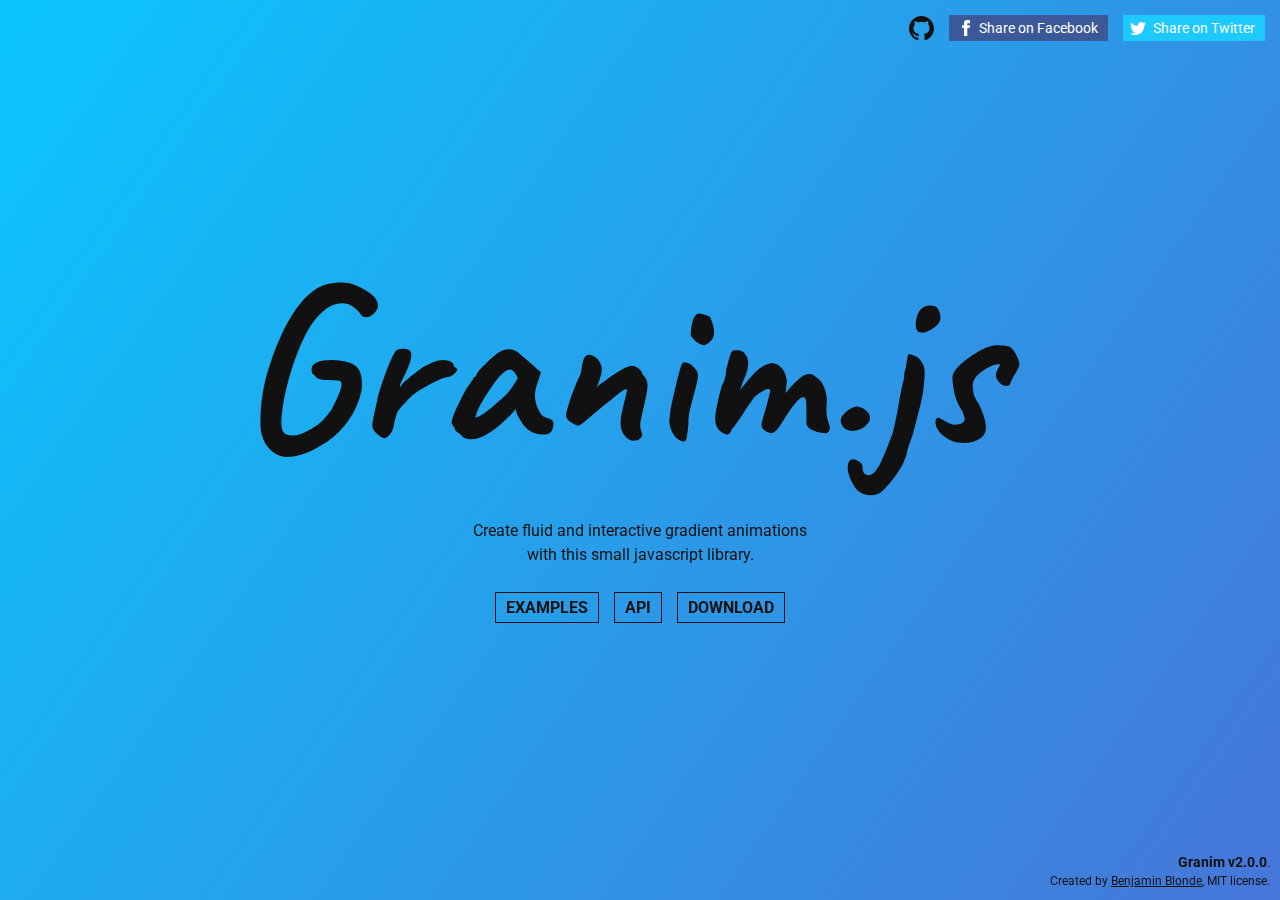
<file: static/js/granim.js-2.0.0/docs/index.html>
<!DOCTYPE html><html lang="en"><head><title>Granim.js - Gradient Animations</title><meta name="description" content="Create fluid and interactive gradient animations with this small javascript library."><meta charset="UTF-8"><meta name="viewport" content="user-scalable=no, width=device-width, initial-scale=1, maximum-scale=1"><link type="text/css" rel="stylesheet" href="assets/css/style.css"><link type="text/css" rel="stylesheet" href="https://fonts.googleapis.com/css?family=Roboto:400,400italic,700"><link rel="icon" href="favicon.ico" type="image/x-icon"><!-- Facebook Metas--><meta property="og:url" content="http://sarcadass.github.io/granim.js"><meta property="og:type" content="website"><meta property="og:title" content="Granim.js"><meta property="og:description" content="Create fluid and interactive gradients animations with this small (&lt; 17kB) .js library"><meta property="og:image" content="http://sarcadass.github.io/granim.js/assets/img/social-image.png"><!-- Twitter Metas--><meta property="twitter:card" content="summary_large_image"><meta property="twitter:creator" content="@Sarcadass"><meta property="twitter:title" content="Granim.js"><meta property="twitter:description" content="Create fluid and interactive gradients animations with this small (&lt; 17kB) .js library"><meta property="twitter:image" content="http://sarcadass.github.io/granim.js/assets/img/social-image.png"><meta property="twitter:image:width" content="1200"><meta property="twitter:image:height" content="630"></head><body class="home"><div id="canvas-wrapper"><canvas id="granim-canvas"></canvas><div class="content-wrapper"><div class="description-wrapper"><h1 class="title" title="granim.js"><svg xmlns="http://www.w3.org/2000/svg" viewBox="0 0 396.3 113.8">
<g>
<path d="M62.977,14.366c0,1.281-0.72,2.58-2.16,3.9c-1.44,1.32-2.741,1.98-3.9,1.98c-1.161,0-1.941-0.24-2.34-0.72
c-2.96-4.32-6.281-6.48-9.96-6.48c-3.681,0-7.2,1.56-10.56,4.68c-3.36,3.12-6.24,7.041-8.64,11.76c-2.4,4.721-4.521,9.92-6.36,15.6
c-3.44,10.481-5.441,20.082-6,28.801c0,2.561,0.36,4.439,1.08,5.64c0.72,1.2,2.299,1.8,4.74,1.8c2.439,0,5.719-1.18,9.84-3.54
c4.119-2.358,7.54-5.659,10.26-9.899c3.439-6.48,5.16-10.84,5.16-13.08c0-1.279-0.6-1.92-1.8-1.92c-4.001,0-6.881-0.16-8.64-0.48
c-1.761-0.318-2.921-1.08-3.48-2.279c-1.041-0.319-1.56-1.279-1.56-2.881c0-3.279,3.6-4.92,10.8-4.92
c5.04,0.161,8.838,1.041,11.4,2.641c2.559,1.601,3.84,4.841,3.84,9.72c0,1.44-0.12,2.76-0.36,3.96
c-1.2,5.279-3.36,10.14-6.48,14.58c-3.12,4.439-6.6,8.021-10.44,10.74c-8.082,5.598-15.321,8.398-21.72,8.398
c-3.521,0-6.641-1.619-9.36-4.859c-2.721-3.24-4.08-7.5-4.08-12.779c0-10.561,1.639-20.6,4.92-30.12
c6.799-20.16,14.799-33.16,24-39c3.439-2.16,7.639-3.24,12.6-3.24c1.279,0,2.76,0.12,4.44,0.36c3.36,0.881,6.66,2.4,9.9,4.56
C61.357,9.446,62.977,11.807,62.977,14.366z"/>
    <path d="M75.815,36.566c1.759,0,2.959,0.32,3.601,0.96c1.759,1.521,0.519,6.401-3.721,14.64c-1.361,2.721-1.8,4.08-1.319,4.08
    c0.879-1.519,3.019-3.6,6.42-6.24c3.399-2.64,5.538-4.179,6.42-4.619c0.879-0.439,1.818-0.859,2.82-1.26
c0.999-0.4,1.578-0.641,1.739-0.721c1.759-0.879,3.76-1.219,6-1.02c2.239,0.2,3.601,0.899,4.08,2.1c0,0.801,0.48,1.439,1.44,1.92
l0.6,0.721c0,0.641-0.561,1.46-1.68,2.459c-1.121,1.002-2.28,1.541-3.48,1.62c-1.199,0.081-2.621,0.501-4.26,1.261
c-1.641,0.761-3.221,1.56-4.74,2.399c-1.521,0.84-2.66,1.481-3.42,1.92c-0.761,0.44-1.74,1.021-2.939,1.74
c-2.241,1.521-4.241,3.32-6,5.399c-2.16,2.16-3.401,3.561-3.721,4.201c-0.561,0.561-1.14,2.021-1.74,4.379
c-0.6,2.361-0.9,3.822-0.9,4.381c-0.321,1.28-0.92,2.501-1.8,3.66c-0.881,1.16-1.74,1.859-2.58,2.1s-1.941-0.24-3.3-1.44
c-2.48-1.839-3.581-3.819-3.3-5.94c0.279-2.118,1.099-6.06,2.46-11.819c0.24-2.16,1.5-6.42,3.78-12.78
c2.28-6.359,4.179-10.659,5.7-12.9C72.774,36.968,74.054,36.566,75.815,36.566z"/>
    <path d="M102.815,78.566c0-0.721-0.521-1.72-1.561-3c-1.199-1.2,1.279-7.439,7.44-18.721c0.479-0.479,1.099-1.319,1.86-2.52
    c0.759-1.199,1.26-1.879,1.5-2.04c0-0.318,0.119-0.618,0.359-0.899c0.24-0.279,0.52-0.42,0.84-0.42l0.96-1.92
c0.319-0.721,1.879-2.439,4.681-5.16c2.799-2.719,5.04-4.6,6.72-5.641c1.68-1.039,3.399-1.519,5.16-1.439
c1.759,0.08,3.279,0.641,4.56,1.68c0.16,0.24,0.679,0.681,1.561,1.32c1.519,1.199,4.92,4.16,10.2,8.88l-2.04,6
c-1.842,5.28-1.361,10.16,1.439,14.64c0.799,1.68,2.16,2.682,4.08,3c1.92,0.32,2.88,1.2,2.88,2.641c0,3.281-1.08,5.16-3.24,5.64
c-6.239,0.881-10.92-1.681-14.04-7.681c-1.121-1.518-1.841-3.279-2.159-5.279c-0.561,0.801-1.481,1.841-2.761,3.119
c-10.88,11.041-19.121,14.761-24.72,11.16c-0.24-0.479-0.921-1.119-2.04-1.92C103.374,79.207,102.815,78.728,102.815,78.566z
    M131.015,47.246c-2.961,0-7.842,5.721-14.641,17.16c-1.2,1.92-2.279,4.439-3.239,7.561c1.278,0.16,3.759-1.279,7.439-4.32
c0.72-0.64,1.699-1.479,2.94-2.52c1.239-1.039,2.139-1.801,2.699-2.281c0.56-0.479,1.279-1.119,2.16-1.92
c1.519-1.518,2.88-3.158,4.08-4.92l2.641-4.319C133.734,48.728,132.375,47.246,131.015,47.246z"/>
    <path d="M190.415,46.286l3-0.96c1.2,0,2.46,0.42,3.779,1.26c1.32,0.84,1.98,1.701,1.98,2.58c0,0.24,0.24,0.561,0.72,0.961
    c1.44,1.52,2.16,3.281,2.16,5.279c0,2-0.62,5.58-1.86,10.74c-1.241,5.16-1.88,8.34-1.92,9.54c-0.041,1.2,0.12,2.28,0.48,3.239
c0.36,0.961,0.54,1.662,0.54,2.101c0,0.44-0.36,1.04-1.08,1.8c-0.72,0.762-1.86,1.141-3.42,1.141c-1.561,0-3.061-0.859-4.5-2.58
c-1.44-1.72-2.16-3.88-2.16-6.48c0-2.599,0.88-7.18,2.64-13.74c0.079-0.479,0.16-0.9,0.24-1.26c0.079-0.359,0.139-0.639,0.18-0.84
c0.04-0.199,0.079-0.379,0.12-0.54c0.04-0.159,0.061-0.379,0.061-0.66c0-0.279-0.161-0.42-0.48-0.42c-0.32,0-0.821,0.2-1.5,0.601
c-0.681,0.4-1.319,0.84-1.92,1.319c-0.6,0.479-1.439,1.181-2.52,2.101s-2.021,1.66-2.82,2.22c-0.801,0.561-2.48,1.92-5.04,4.079
c-6.561,5.682-10.14,8.521-10.74,8.521c-0.6,0-1.8-0.559-3.6-1.68c-1.8-1.12-2.7-2.341-2.7-3.66s0.72-4.14,2.16-8.46
s3.159-8.56,5.16-12.721c0.24-0.479,0.52-1.959,0.84-4.439c0.64-3.84,1.8-5.76,3.479-5.76c1.681,0,3.22,0.801,4.62,2.4
c1.399,1.601,2.101,3.221,2.101,4.859c0,1.641-0.381,3.561-1.141,5.76c-0.761,2.201-1.301,3.501-1.619,3.9
c0.159-0.078,0.398-0.279,0.72-0.6c0.799-0.799,2.079-1.76,3.84-2.881c2.479-1.839,4.56-3.279,6.24-4.319L190.415,46.286z"/>
    <path d="M219.575,44.727c0.479-1.2,1.56-1.5,3.239-0.9c1.681,0.6,3.12,1.82,4.32,3.66c0.799,0.881,1.099,2.181,0.9,3.9
    c-0.201,1.721-1.101,5.399-2.7,11.039c-1.602,5.641-2.321,9.822-2.16,12.541c-0.32,3.6-0.642,6.08-0.96,7.439
c-0.32,1.361-0.801,2-1.44,1.92c-1.92,0-3.581-0.999-4.979-3c-1.4-1.998-2.262-4.479-2.58-7.439c0.318-3.04,0.559-5.199,0.72-6.48
C216.734,54.687,218.615,47.127,219.575,44.727z M228.695,18.326c0.879,0,2.719,0.561,5.52,1.68c3.6,7.521,2.8,12.36-2.4,14.52
    c-0.561,0.401-1.319,0.281-2.279-0.36c-0.801-0.078-1.86-0.76-3.181-2.039c-1.319-1.279-1.979-2.12-1.979-2.521
c-0.161-1.759,0.12-4.06,0.84-6.9C225.934,19.868,227.093,18.407,228.695,18.326z"/>
    <path d="M293.975,80.127c-1.92,0-4.062-0.46-6.42-1.381c-2.361-0.918-3.54-2.26-3.54-4.02v-7.44c0-3.198-0.281-5.04-0.84-5.521
    c-1.2-0.639-2.802,0.262-4.801,2.701c-2,2.441-4.361,5.9-7.08,10.379c-2.72,4.482-4.961,6.121-6.72,4.92
c-3.041-0.959-4.2-2.879-3.479-5.76c2.079-6.799,3.52-12.159,4.319-16.08c-0.641-1.038-1.961-0.879-3.96,0.48
c-0.239,0.161-0.62,0.401-1.14,0.721c-0.521,0.32-0.96,0.6-1.32,0.84c-0.359,0.239-0.779,0.561-1.26,0.959
c-0.881,0.882-2.9,3.741-6.06,8.58c-3.162,4.842-5.181,7.621-6.061,8.34c-0.561,1.44-1.08,2.341-1.56,2.701
c-0.48,0.359-1.161,0.341-2.04-0.061c-3.36-1.439-5.04-3.939-5.04-7.5c0-3.559,1.158-9.42,3.479-17.58
c1.359-2.479,2.04-4.8,2.04-6.96c0.24-1.519,0.721-3.579,1.44-6.181c0.72-2.598,1.239-4.02,1.56-4.26
c0.559-0.639,1.72-0.858,3.48-0.66c1.759,0.201,2.88,0.822,3.359,1.86c2.08,2.16,2.2,5.841,0.36,11.04
c-0.96,2.001-1.961,4.68-3,8.04c0.96-1.68,3.52-4.8,7.68-9.36c1.44-1.599,3.061-2.838,4.86-3.72c1.8-0.879,3.259-1.319,4.38-1.319
c1.92,0.32,3.54,1.26,4.86,2.819c1.319,1.56,2.14,3.702,2.46,6.421l-0.601,6.239c1.84-2.479,4.279-5.079,7.32-7.8
c3.36-2.56,6.12-2.719,8.28-0.48c1.999,1.121,3.499,3.081,4.5,5.881c0.999,2.801,1.339,5.721,1.02,8.76c-0.32,3.041,0,6.041,0.96,9
c0.799,1.439,0.939,2.699,0.42,3.779C295.314,79.586,294.695,80.127,293.975,80.127z"/>
    <path d="M306.213,67.766c1.519-0.959,2.68-1.458,3.479-1.5c0.799-0.039,1.96,0.262,3.48,0.9c2.719,1.68,3.919,3.54,3.6,5.58
    c-0.32,2.04-2.081,3.861-5.279,5.46c-3.12,1.122-5.761,0.882-7.921-0.72C300.373,74.447,301.252,71.207,306.213,67.766z"/>
    <path d="M308.133,93.566c0.72,0,1.7,0.359,2.939,1.08c1.241,0.719,1.86,1.479,1.86,2.279c0,2.959,0.761,4.52,2.28,4.68
    c1.839,0.641,3.639-0.439,5.399-3.24c1.279-1.602,3.88-7.559,7.8-17.879c0.799-2.719,1.759-7.219,2.881-13.5
c1.119-6.279,1.839-10.08,2.159-11.4c0.319-1.32,0.58-2.358,0.78-3.119c0.199-0.76,0.3-1.681,0.3-2.761
c0-1.079,0.279-2.179,0.84-3.3c0-0.96,0.181-2.319,0.54-4.08c0.36-1.759,0.54-2.68,0.54-2.76c0.319-0.318,1.2-0.22,2.641,0.3
c1.439,0.521,2.479,1.101,3.12,1.74c1.439,1.601,2.319,3.239,2.64,4.92c0.318,1.68,0.24,4.44-0.24,8.28
c0,2.399-0.62,6.06-1.859,10.979c-1.241,4.92-2.001,7.94-2.28,9.06c-0.281,1.122-0.54,2.061-0.78,2.82
c-0.24,0.762-0.381,1.341-0.42,1.74c-0.041,0.401-0.561,1.98-1.56,4.74c-1.002,2.76-1.581,4.699-1.74,5.82
c-0.161,1.119-0.801,2.918-1.92,5.398c-1.121,2.479-2.861,5.24-5.221,8.281c-2.36,3.039-4.101,4.998-5.22,5.879
c-1.68,1.84-3.921,2.719-6.72,2.641c-2.8-0.08-5.16-1.121-7.08-3.121c-1.759-2.398-3.019-4.82-3.78-7.26
c-0.759-2.441-0.919-4.42-0.479-5.939C305.994,94.324,306.854,93.566,308.133,93.566z M340.533,22.286
    c0.799-5.04,3.04-7.719,6.721-8.04c1.839-0.159,3.279,0.201,4.319,1.08c1.92,3.201,2.16,5.88,0.721,8.04
c-1.921,2.16-3.981,3.6-6.181,4.32c-2.201,0.72-3.78,0.6-4.74-0.36C340.492,26.288,340.212,24.607,340.533,22.286z"/>
    <path d="M389.552,35.846c1,0.801,1.98,2.201,2.94,4.201s1.439,3.479,1.439,4.439c0,1.041-0.96,3.041-2.88,6
    c-1.04,2.081-1.58,3.221-1.62,3.42c-0.041,0.201-0.119,0.42-0.239,0.66s-0.201,0.381-0.24,0.42c-0.041,0.041-0.12,0.141-0.24,0.3
c-0.12,0.161-0.221,0.24-0.3,0.24c-0.081,0-0.18,0.041-0.3,0.12c-0.12,0.08-0.24,0.08-0.36,0c-0.12-0.079-0.581-0.1-1.38-0.061
c-0.801,0.041-1.761-0.539-2.88-1.74c-1.121-1.199-1.68-2.399-1.68-3.6c0-1.199,0.359-2.358,1.079-3.48
c0.721-1.119,1.08-1.779,1.08-1.979c0-0.198-0.359-0.3-1.08-0.3c-1.92,0-4.58,1.16-7.979,3.48c-3.401,2.32-5.1,4.9-5.1,7.739
c0,2.841,0.72,5.421,2.159,7.74c0.64,0.642,1.579,2.54,2.82,5.7c1.239,3.161,1.86,5.9,1.86,8.22c0,2.321-1.062,4.2-3.181,5.64
c-2.12,1.44-5.04,2.16-8.76,2.16s-7.001-1.199-9.84-3.6c-2.841-2.4-4.26-4.879-4.26-7.439c0-1.359,0.559-2.041,1.68-2.041
c0.318,0.081,1.44,0.701,3.36,1.86c1.92,1.161,3.52,1.74,4.8,1.74c3.198,0,4.959-0.88,5.28-2.64c0-1.12-0.561-2.8-1.681-5.041
c-2.801-4.158-4.361-9.678-4.68-16.56c0-2.8,2.76-6.198,8.28-10.2c5.52-3.999,10.119-6.199,13.8-6.6
C385.851,34.646,388.551,35.047,389.552,35.846z"/>
</g>
</svg>
<span class="name">Granim.js</span></h1><p class="description">Create fluid and interactive gradient animations<br>
with this small javascript library.</p></div><nav><a class="link" id="dark-state" href="examples.html">Examples</a><a class="link" id="light-state" href="api-v2.0.0.html">API</a><a class="link" id="green-state" href="https://github.com/sarcadass/granim.js/releases" target="_blank" rel="external">Download</a></nav></div></div><div id="social-wrapper"><a class="github" href="https://github.com/sarcadass/granim.js" target="_blank" title="Github" rel="external"><svg xmlns="http://www.w3.org/2000/svg" viewBox="0 0 25 25">
    <g>
        <path fill-rule="evenodd" clip-rule="evenodd" fill="#221E1B" d="M12.476,0C5.587,0,0,5.586,0,12.476
		c0,5.512,3.575,10.189,8.533,11.842c0.623,0.113,0.853-0.271,0.853-0.604c0-0.296-0.011-1.279-0.017-2.32
		c-3.471,0.754-4.203-1.473-4.203-1.473c-0.568-1.444-1.386-1.827-1.386-1.827c-1.132-0.772,0.085-0.758,0.085-0.758
		c1.253,0.088,1.913,1.286,1.913,1.286c1.113,1.908,2.919,1.356,3.631,1.039c0.112-0.81,0.435-1.358,0.791-1.67
		c-2.771-0.315-5.684-1.385-5.684-6.167c0-1.362,0.487-2.475,1.286-3.349c-0.13-0.314-0.558-1.582,0.121-3.301
		c0,0,1.047-0.336,3.432,1.278c0.995-0.276,2.062-0.415,3.122-0.419c1.061,0.004,2.129,0.143,3.125,0.419
		c2.384-1.614,3.43-1.278,3.43-1.278c0.68,1.719,0.25,2.987,0.122,3.301c0.801,0.874,1.283,1.986,1.283,3.349
		c0,4.792-2.918,5.847-5.696,6.157c0.447,0.385,0.847,1.146,0.847,2.309c0,1.671-0.015,3.015-0.015,3.424
		c0,0.333,0.224,0.723,0.855,0.602c4.957-1.652,8.526-6.329,8.526-11.84C24.953,5.586,19.365,0,12.476,0z"/>
        <path fill="#221E1B" d="M4.726,17.914c-0.028,0.062-0.124,0.081-0.213,0.037c-0.091-0.04-0.142-0.124-0.113-0.188
		c0.028-0.063,0.125-0.082,0.214-0.038C4.705,17.766,4.757,17.852,4.726,17.914L4.726,17.914z M4.572,17.8"/>
        <path fill="#221E1B" d="M5.231,18.477c-0.059,0.057-0.176,0.031-0.255-0.058c-0.081-0.086-0.096-0.202-0.036-0.256
		c0.061-0.058,0.173-0.033,0.256,0.055C5.277,18.306,5.293,18.421,5.231,18.477L5.231,18.477z M5.112,18.351"/>
        <path fill="#221E1B" d="M5.723,19.195c-0.076,0.055-0.201,0.003-0.278-0.105c-0.077-0.112-0.077-0.245,0.001-0.298
		c0.078-0.055,0.201-0.006,0.279,0.103C5.801,19.009,5.801,19.142,5.723,19.195L5.723,19.195z M5.723,19.195"/>
        <path fill="#221E1B" d="M6.397,19.892c-0.069,0.074-0.214,0.055-0.321-0.049c-0.108-0.102-0.14-0.245-0.072-0.319
		c0.07-0.076,0.216-0.054,0.324,0.048C6.437,19.673,6.469,19.815,6.397,19.892L6.397,19.892z M6.397,19.892"/>
        <path fill="#221E1B" d="M7.328,20.294c-0.031,0.097-0.171,0.141-0.313,0.101c-0.141-0.043-0.233-0.158-0.205-0.256
		c0.029-0.099,0.171-0.146,0.313-0.101C7.263,20.08,7.355,20.194,7.328,20.294L7.328,20.294z M7.328,20.294"/>
        <path fill="#221E1B" d="M8.347,20.368c0.004,0.102-0.116,0.188-0.264,0.189c-0.149,0.005-0.271-0.079-0.272-0.181
		c0-0.104,0.117-0.188,0.267-0.19C8.226,20.185,8.347,20.266,8.347,20.368L8.347,20.368z M8.347,20.368"/>
        <path fill="#221E1B" d="M9.297,20.206c0.018,0.1-0.084,0.203-0.232,0.231c-0.145,0.025-0.279-0.036-0.297-0.135
		C8.749,20.2,8.856,20.097,8.999,20.07C9.147,20.044,9.279,20.104,9.297,20.206L9.297,20.206z M9.297,20.206"/>
    </g>
</svg>
</a><a class="cta-social cta-facebook" href="http://www.facebook.com/sharer.php?u=http://sarcadass.github.io/granim.js" target="_blank" rel="external"><svg version="1.1" xmlns="http://www.w3.org/2000/svg" x="0px" y="0px" width="16px" height="16px" viewBox="0 0 16 16" enable-background="new 0 0 16 16" xml:space="preserve">
<path d="M8,5.333H6V8h2v8h3.334V8h2.428L14,5.333h-2.666V4.222c0-0.637,0.127-0.889,0.742-0.889H14V0h-2.539
	C9.064,0,8,1.055,8,3.077V5.333z"/>
</svg>
Share on Facebook</a><a class="cta-social cta-twitter" href="https://twitter.com/share?text=Create%20fluid%20and%20interactive%20gradients%20animations%20with%20this%20small%20%28&lt;%2010kB%29%20.js%20library&amp;via=Sarcadass&amp;url=http%3A%2F%2Fsarcadass.github.io%2Fgranim.js" target="_blank" rel="external"><svg version="1.1" xmlns="http://www.w3.org/2000/svg"x="0px" y="0px" width="16px" height="16px" viewBox="0 0 16 16" enable-background="new 0 0 16 16" xml:space="preserve">
<path d="M16,3.538c-0.588,0.261-1.221,0.437-1.885,0.516c0.677-0.406,1.198-1.049,1.442-1.816c-0.634,0.376-1.337,0.65-2.084,0.797
	c-0.599-0.638-1.452-1.037-2.396-1.037c-2.119,0-3.676,1.977-3.198,4.03c-2.727-0.137-5.146-1.444-6.765-3.43
	c-0.86,1.475-0.446,3.405,1.016,4.383C1.592,6.964,1.085,6.817,0.644,6.571C0.607,8.092,1.698,9.514,3.276,9.83
	C2.814,9.956,2.308,9.985,1.793,9.887C2.21,11.19,3.422,12.14,4.86,12.166c-1.38,1.082-3.119,1.565-4.86,1.36
	C1.453,14.458,3.179,15,5.032,15c6.094,0,9.539-5.146,9.33-9.763C15.003,4.774,15.561,4.195,16,3.538z"/>
</svg>
Share on Twitter</a></div><footer id="home-footer"><strong>Granim v<span class="version-number">2.0.0</span></strong>.<br> Created by <a href="https://twitter.com/Sarcadass" target="_blank">Benjamin Blonde</a>,
MIT license.</footer><script src="assets/js/vendor/jquery-3.1.0.min.js"></script><script src="assets/js/vendor/granim.min.js"></script><script type="text/javascript">var pageId = 'homepage';</script><script src="assets/js/script.js"></script><script type="text/javascript">(function(i, s, o, g, r, a, m) {
  i['GoogleAnalyticsObject'] = r;
  i[r] = i[r] || function() {
    (i[r].q = i[r].q || []).push(arguments)
  }, i[r].l = 1 * new Date();
  a = s.createElement(o),
  m = s.getElementsByTagName(o)[0];
  a.async = 1;
  a.src = g;
  m.parentNode.insertBefore(a, m)
})(window, document, 'script', 'https://www.google-analytics.com/analytics.js', 'ga');
ga('create', 'UA-83387901-1', 'auto');
ga('send', 'pageview');</script></body></html>
</file>
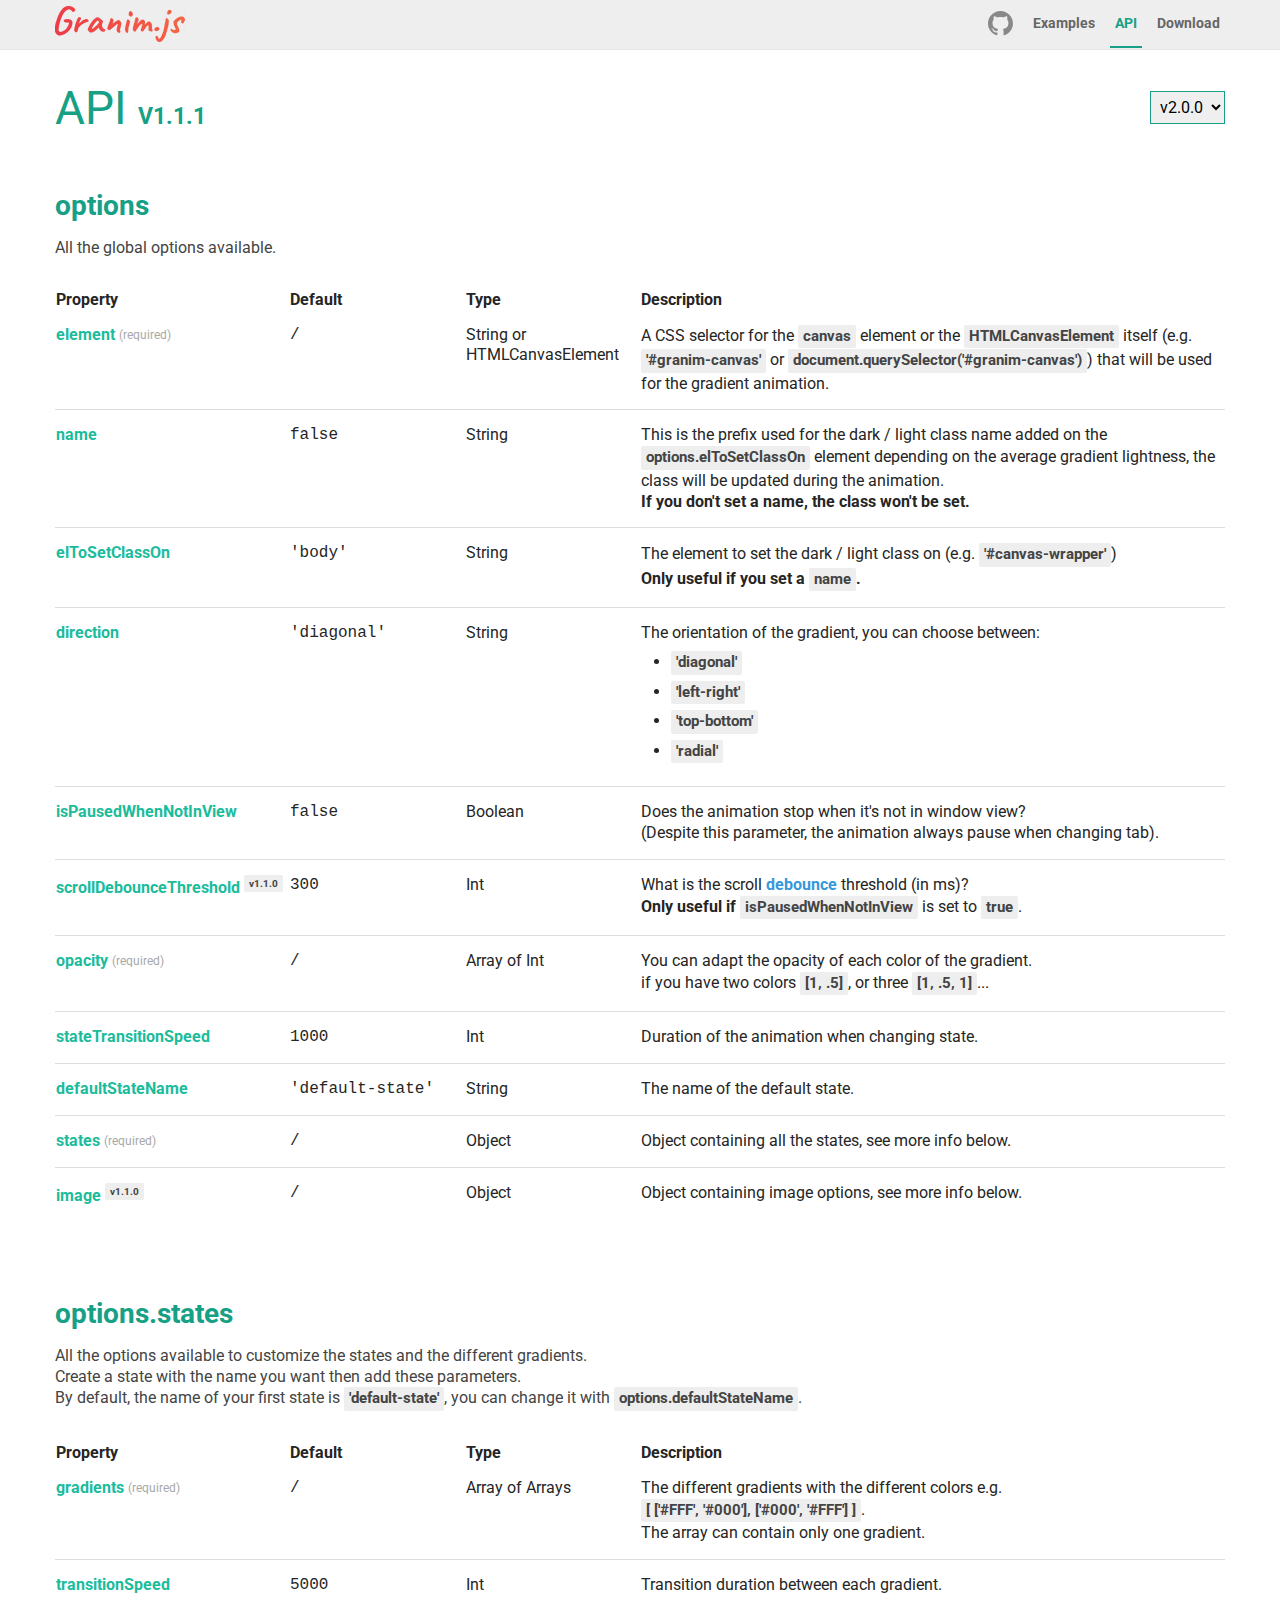
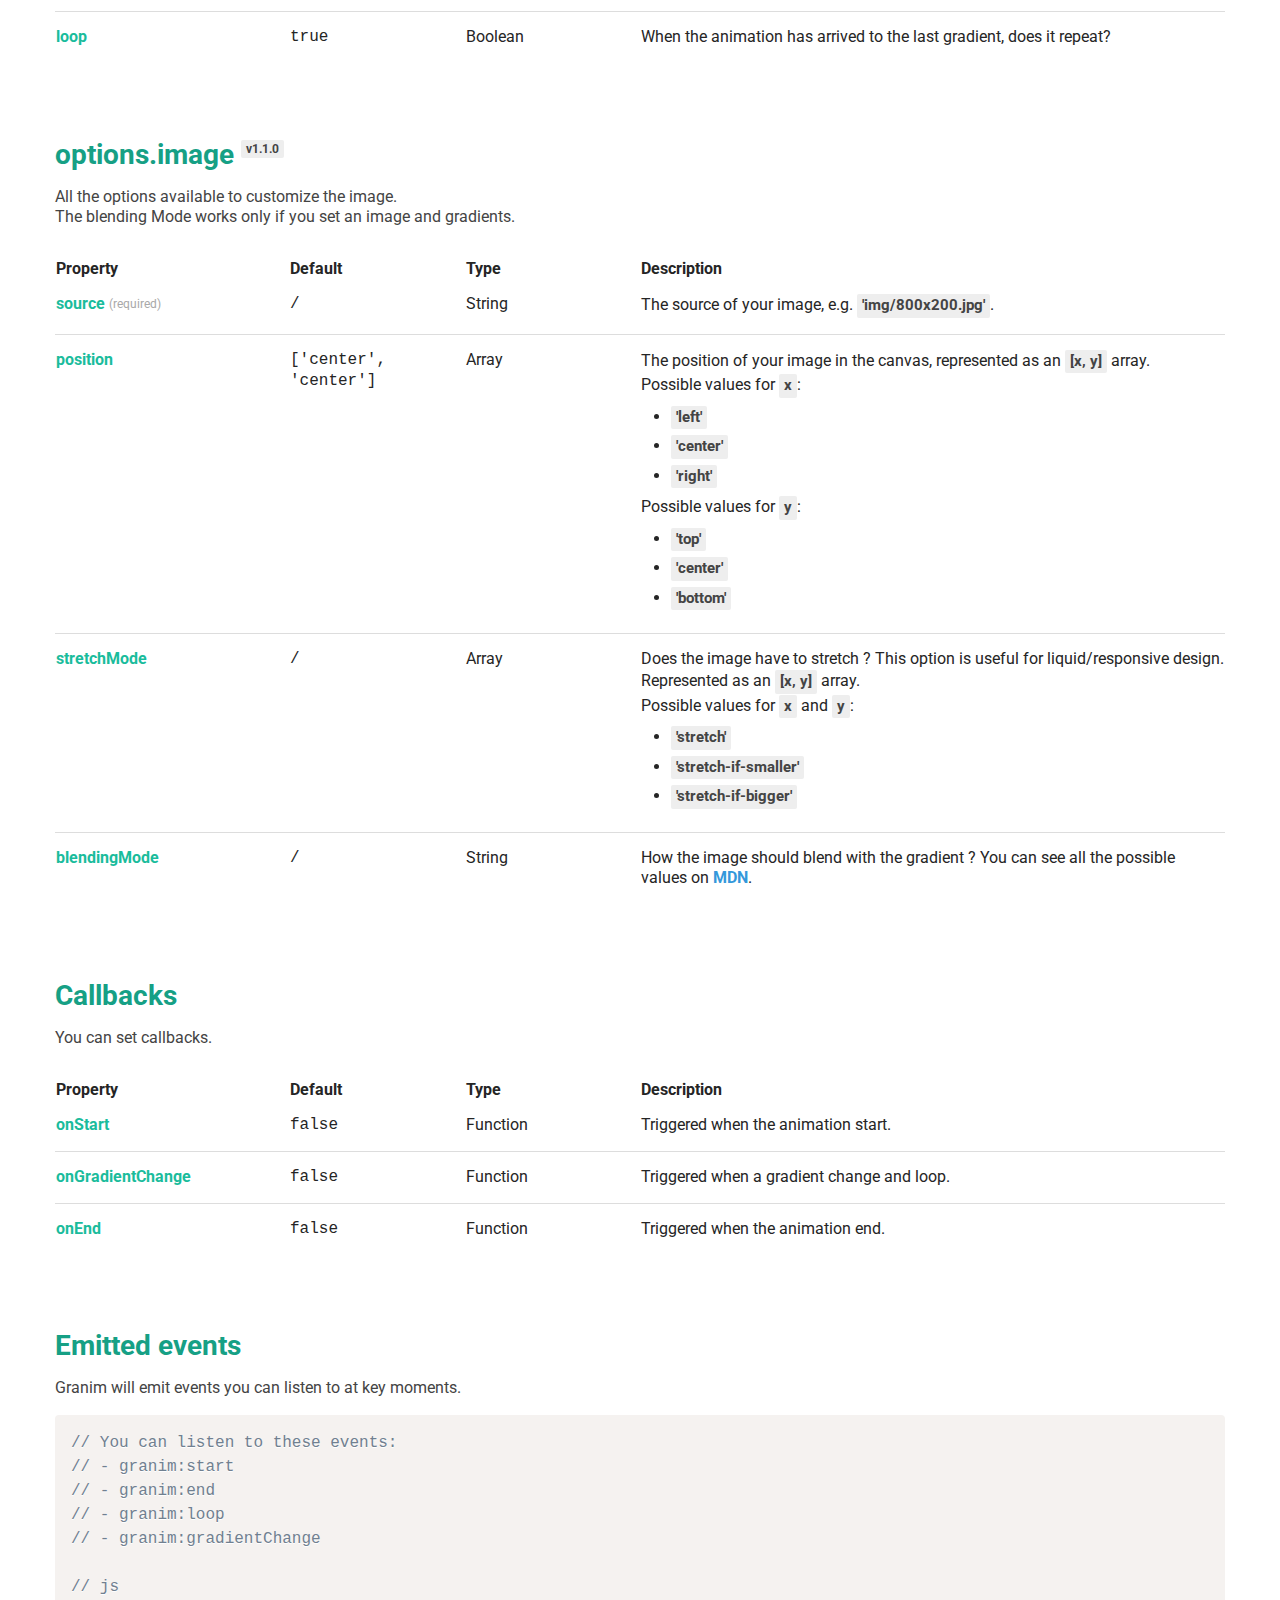
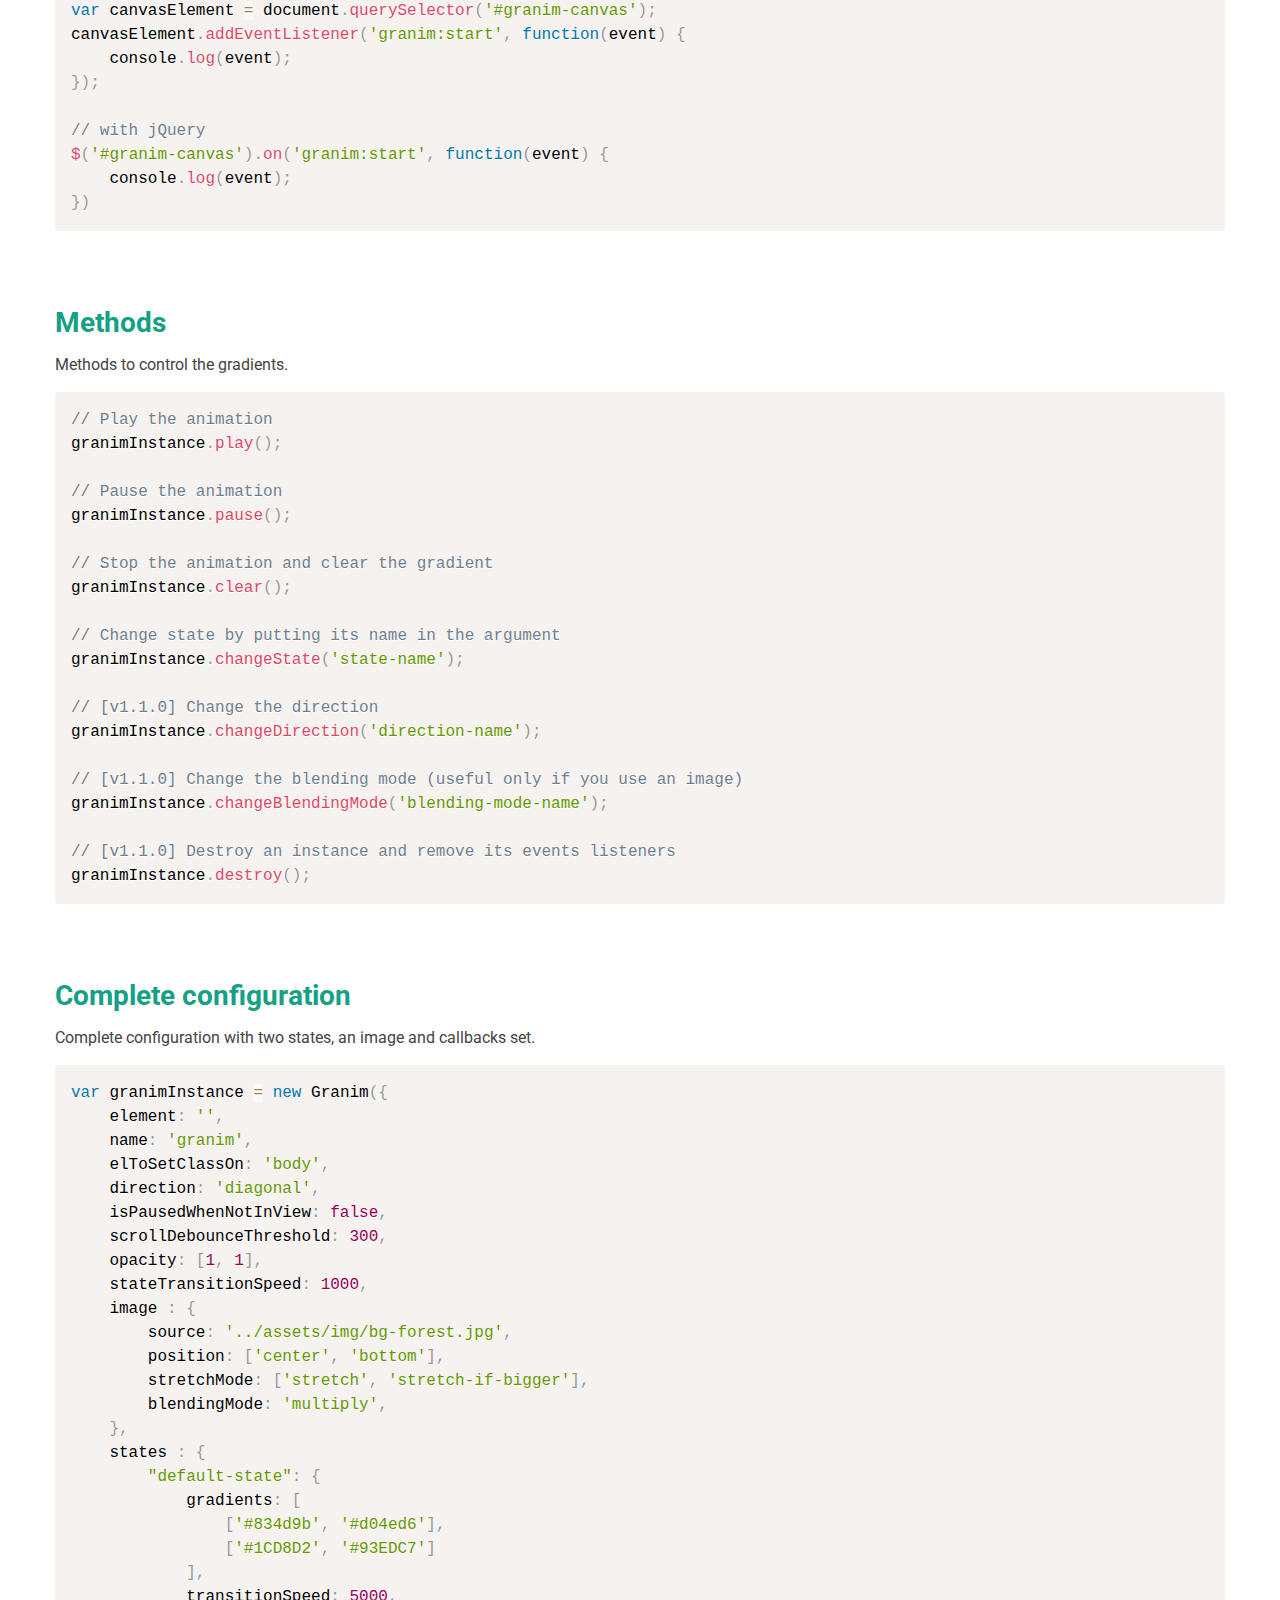
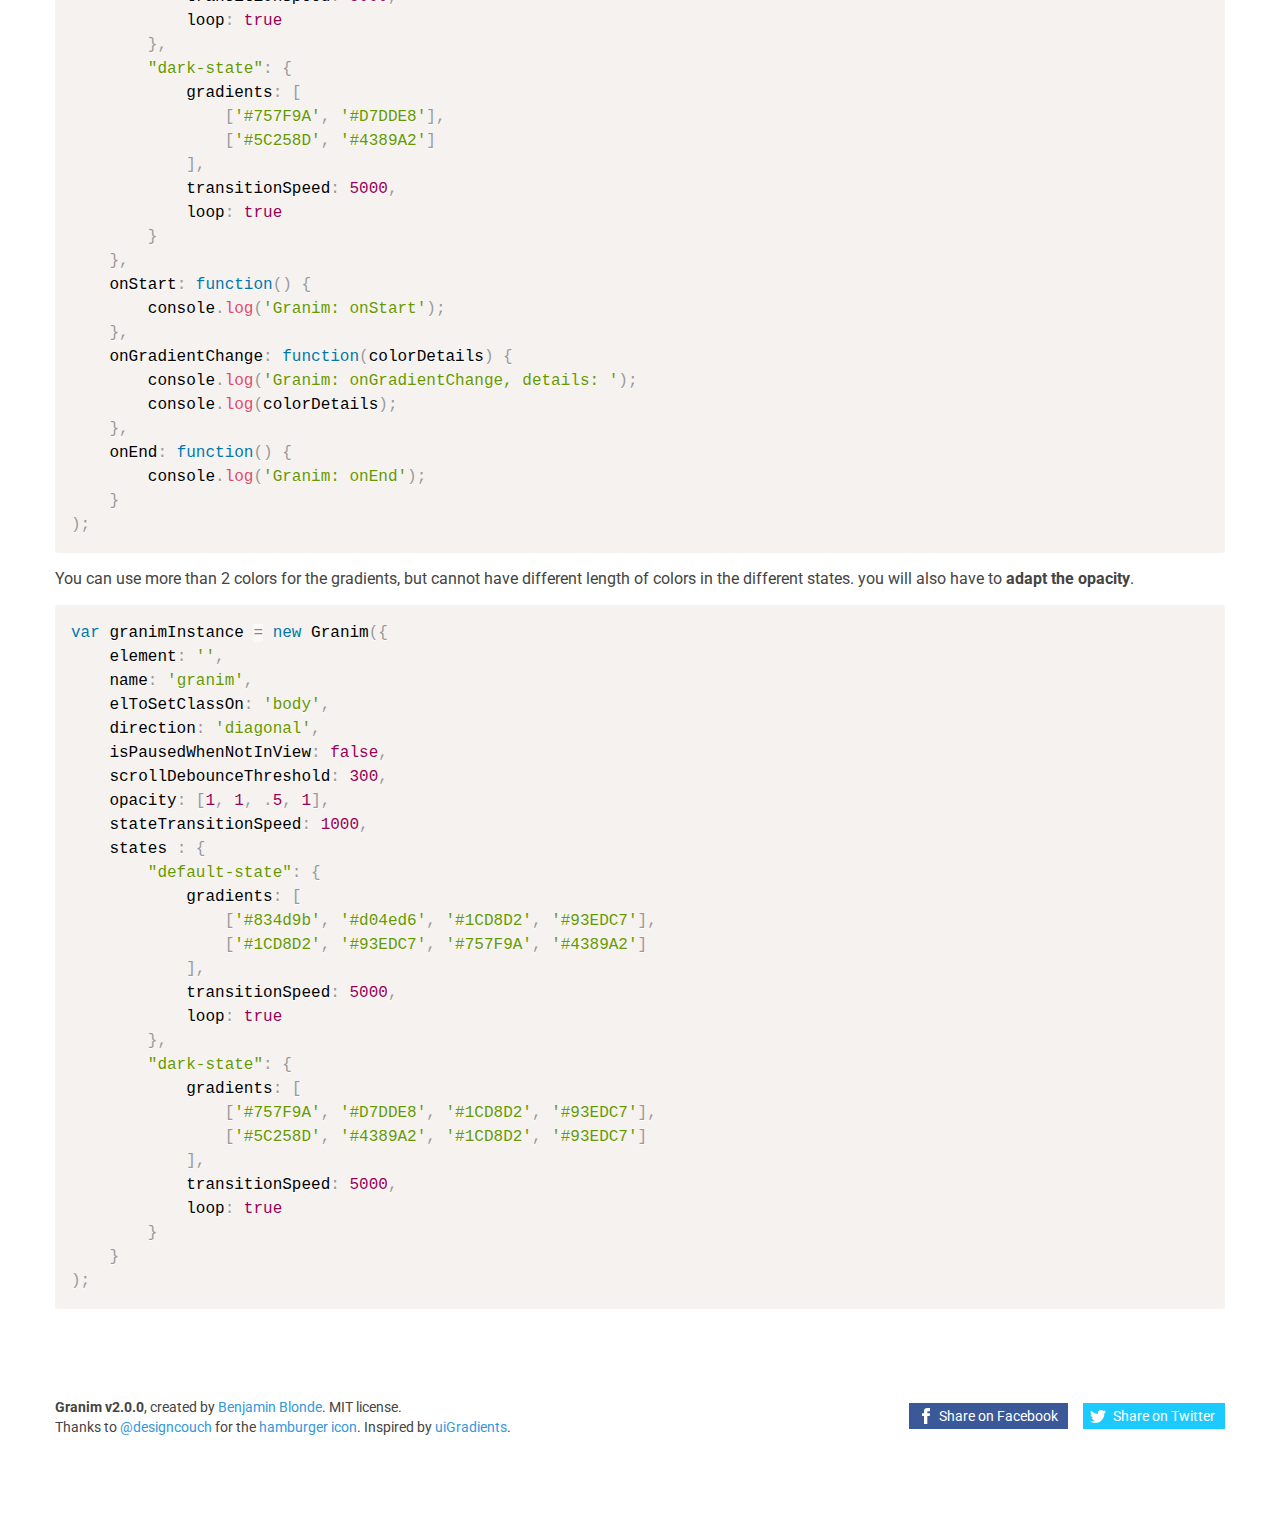
<file: static/js/granim.js-2.0.0/docs/api-v1.1.1.html>
<!DOCTYPE html><html lang="en"><head><title>API V1.1.1 | Granim.js</title><meta name="description" content="API for granim.js. Gradients animations in javascript."><meta charset="UTF-8"><meta name="viewport" content="user-scalable=no, width=device-width, initial-scale=1, maximum-scale=1"><link type="text/css" rel="stylesheet" href="assets/css/style.css"><link type="text/css" rel="stylesheet" href="https://fonts.googleapis.com/css?family=Roboto:400,400italic,700"><link rel="icon" href="favicon.ico" type="image/x-icon"><!-- Facebook Metas--><meta property="og:url" content="http://sarcadass.github.io/granim.js"><meta property="og:type" content="website"><meta property="og:title" content="Granim.js"><meta property="og:description" content="Create fluid and interactive gradients animations with this small (&lt; 17kB) .js library"><meta property="og:image" content="http://sarcadass.github.io/granim.js/assets/img/social-image.png"><!-- Twitter Metas--><meta property="twitter:card" content="summary_large_image"><meta property="twitter:creator" content="@Sarcadass"><meta property="twitter:title" content="Granim.js"><meta property="twitter:description" content="Create fluid and interactive gradients animations with this small (&lt; 17kB) .js library"><meta property="twitter:image" content="http://sarcadass.github.io/granim.js/assets/img/social-image.png"><meta property="twitter:image:width" content="1200"><meta property="twitter:image:height" content="630"><link type="text/css" rel="stylesheet" href="assets/css/prism.css"></head><body class="api"><header class="main-header"><div class="container clearfix"><div class="bloc-logo"><canvas id="logo-canvas"></canvas><a class="logo-mask" href="index.html">Granim.js</a></div><div class="main-nav"><div class="hamburger-icon"><span></span><span></span><span></span><span></span><span></span><span></span></div><nav><ul class="clearfix"><li><a class="text-link" href="https://github.com/sarcadass/granim.js/releases" target="_blank" rel="external">Download</a></li><li><a class="text-link" id="nav-api" href="api-v2.0.0.html">API</a></li><li><a class="text-link" id="nav-examples" href="examples.html">Examples</a></li><li><a class="github" href="https://github.com/sarcadass/granim.js" target="_blank" title="Github" rel="external"><svg xmlns="http://www.w3.org/2000/svg" viewBox="0 0 25 25">
    <g>
        <path fill-rule="evenodd" clip-rule="evenodd" fill="#221E1B" d="M12.476,0C5.587,0,0,5.586,0,12.476
		c0,5.512,3.575,10.189,8.533,11.842c0.623,0.113,0.853-0.271,0.853-0.604c0-0.296-0.011-1.279-0.017-2.32
		c-3.471,0.754-4.203-1.473-4.203-1.473c-0.568-1.444-1.386-1.827-1.386-1.827c-1.132-0.772,0.085-0.758,0.085-0.758
		c1.253,0.088,1.913,1.286,1.913,1.286c1.113,1.908,2.919,1.356,3.631,1.039c0.112-0.81,0.435-1.358,0.791-1.67
		c-2.771-0.315-5.684-1.385-5.684-6.167c0-1.362,0.487-2.475,1.286-3.349c-0.13-0.314-0.558-1.582,0.121-3.301
		c0,0,1.047-0.336,3.432,1.278c0.995-0.276,2.062-0.415,3.122-0.419c1.061,0.004,2.129,0.143,3.125,0.419
		c2.384-1.614,3.43-1.278,3.43-1.278c0.68,1.719,0.25,2.987,0.122,3.301c0.801,0.874,1.283,1.986,1.283,3.349
		c0,4.792-2.918,5.847-5.696,6.157c0.447,0.385,0.847,1.146,0.847,2.309c0,1.671-0.015,3.015-0.015,3.424
		c0,0.333,0.224,0.723,0.855,0.602c4.957-1.652,8.526-6.329,8.526-11.84C24.953,5.586,19.365,0,12.476,0z"/>
        <path fill="#221E1B" d="M4.726,17.914c-0.028,0.062-0.124,0.081-0.213,0.037c-0.091-0.04-0.142-0.124-0.113-0.188
		c0.028-0.063,0.125-0.082,0.214-0.038C4.705,17.766,4.757,17.852,4.726,17.914L4.726,17.914z M4.572,17.8"/>
        <path fill="#221E1B" d="M5.231,18.477c-0.059,0.057-0.176,0.031-0.255-0.058c-0.081-0.086-0.096-0.202-0.036-0.256
		c0.061-0.058,0.173-0.033,0.256,0.055C5.277,18.306,5.293,18.421,5.231,18.477L5.231,18.477z M5.112,18.351"/>
        <path fill="#221E1B" d="M5.723,19.195c-0.076,0.055-0.201,0.003-0.278-0.105c-0.077-0.112-0.077-0.245,0.001-0.298
		c0.078-0.055,0.201-0.006,0.279,0.103C5.801,19.009,5.801,19.142,5.723,19.195L5.723,19.195z M5.723,19.195"/>
        <path fill="#221E1B" d="M6.397,19.892c-0.069,0.074-0.214,0.055-0.321-0.049c-0.108-0.102-0.14-0.245-0.072-0.319
		c0.07-0.076,0.216-0.054,0.324,0.048C6.437,19.673,6.469,19.815,6.397,19.892L6.397,19.892z M6.397,19.892"/>
        <path fill="#221E1B" d="M7.328,20.294c-0.031,0.097-0.171,0.141-0.313,0.101c-0.141-0.043-0.233-0.158-0.205-0.256
		c0.029-0.099,0.171-0.146,0.313-0.101C7.263,20.08,7.355,20.194,7.328,20.294L7.328,20.294z M7.328,20.294"/>
        <path fill="#221E1B" d="M8.347,20.368c0.004,0.102-0.116,0.188-0.264,0.189c-0.149,0.005-0.271-0.079-0.272-0.181
		c0-0.104,0.117-0.188,0.267-0.19C8.226,20.185,8.347,20.266,8.347,20.368L8.347,20.368z M8.347,20.368"/>
        <path fill="#221E1B" d="M9.297,20.206c0.018,0.1-0.084,0.203-0.232,0.231c-0.145,0.025-0.279-0.036-0.297-0.135
		C8.749,20.2,8.856,20.097,8.999,20.07C9.147,20.044,9.279,20.104,9.297,20.206L9.297,20.206z M9.297,20.206"/>
    </g>
</svg>
</a></li></ul></nav></div></div></header><div class="main-content"><div class="container bloc"><div class="title-bloc"><h1>API <span class="api-version">V1.1.1</span></h1><select id="version-select"><option value="/api-v2.0.0.html">v2.0.0</option><option value="/api-v1.1.1.html">v1.1.1</option></select></div><h2>options</h2><p>All the global options available.</p><table class="api-list"><thead><tr><th>Property</th><th>Default</th><th>Type</th><th>Description</th></tr></thead><tbody><tr><td>element <span class="required">(required)</span></td><td>/</td><td>String or HTMLCanvasElement</td><td>A CSS selector for the <span class="snippet">canvas</span> element or the <span class="snippet">HTMLCanvasElement</span> itself (e.g. <span class="snippet">'#granim-canvas'</span> or <span class="snippet">document.querySelector('#granim-canvas')</span>) that will be used for the gradient animation.</td></tr><tr><td>name</td><td>false</td><td>String</td><td>This is the prefix used for the dark / light class name added
on the <span class="snippet">options.elToSetClassOn</span> element depending on the average gradient lightness,
the class will be updated during the animation.<br><strong>If you don't set a name, the class won't be set.</strong></td></tr><tr><td>elToSetClassOn</td><td>'body'</td><td>String</td><td>The element to set the dark / light class on (e.g. <span class="snippet">'#canvas-wrapper'</span>)<br><strong>Only useful if you set a <span class="snippet">name</span>.</strong></td></tr><tr><td>direction</td><td>'diagonal'</td><td>String</td><td>The orientation of the gradient, you can choose between:<ul><li><span class="snippet">'diagonal'</span></li><li><span class="snippet">'left-right'</span></li><li><span class="snippet">'top-bottom'</span></li><li><span class="snippet">'radial'</span></li></ul></td></tr><tr><td>isPausedWhenNotInView</td><td>false</td><td>Boolean</td><td>Does the animation stop when it's not in window view?<br>
(Despite this parameter, the animation always pause
when changing tab).</td></tr><tr><td>scrollDebounceThreshold <span class="version">v1.1.0</span></td><td>300</td><td>Int</td><td>What is the scroll <a class="link" href="https://css-tricks.com/debouncing-throttling-explained-examples/" target="_blank">debounce</a> threshold (in ms)?<br><strong>Only useful if </strong><span class="snippet">isPausedWhenNotInView</span> is set to <span class="snippet">true</span>.</td></tr><tr><td>opacity <span class="required">(required)</span></td><td>/</td><td>Array of Int</td><td>You can adapt the opacity of each color of the gradient.<br>
if you have two colors <span class="snippet">[1, .5]</span>,
or three <span class="snippet">[1, .5, 1]</span>...</td></tr><tr><td>stateTransitionSpeed</td><td>1000</td><td>Int</td><td>Duration of the animation when changing state.</td></tr><tr><td>defaultStateName</td><td>'default-state'</td><td>String</td><td>The name of the default state.</td></tr><tr><td>states <span class="required">(required)</span></td><td>/</td><td>Object</td><td>Object containing all the states, see more info below.</td></tr><tr><td>image <span class="version">v1.1.0</span></td><td>/</td><td>Object</td><td>Object containing image options, see more info below.</td></tr></tbody></table></div><div class="container bloc"><h2>options.states</h2><p>All the options available to customize the states and the different gradients.<br>
Create a state with the name you want then add these parameters.<br>
By default, the name of your first state is <span class="snippet">'default-state'</span>, you can change it with <span class="snippet">options.defaultStateName</span>.</p><table class="api-list"><thead><tr><th>Property</th><th>Default</th><th>Type</th><th>Description</th></tr></thead><tbody><tr><td>gradients <span class="required">(required)</span></td><td>/</td><td>Array of Arrays</td><td>The different gradients with the different colors
e.g. <span class="snippet">[ ['#FFF', '#000'],
['#000', '#FFF'] ]</span>.<br>
The array can contain only one gradient.</td></tr><tr><td>transitionSpeed</td><td>5000</td><td>Int</td><td>Transition duration between each gradient.</td></tr><tr><td>loop</td><td>true</td><td>Boolean</td><td>When the animation has arrived to the last gradient, does it repeat?</td></tr></tbody></table></div><div class="container bloc" id="options-image"><h2>options.image <span class="version">v1.1.0</span></h2><p>All the options available to customize the image.<br>
The blending Mode works only if you set an image and gradients.</p><table class="api-list"><thead><tr><th>Property</th><th>Default</th><th>Type</th><th>Description</th></tr></thead><tbody><tr><td>source <span class="required">(required)</span></td><td>/</td><td>String</td><td>The source of your image,
e.g. <span class="snippet">'img/800x200.jpg'</span>.</td></tr><tr><td>position</td><td>['center', 'center']</td><td>Array</td><td>The position of your image in the canvas, represented as an <span class="snippet">[x, y]</span> array.<br>
Possible values for <span class="snippet">x</span>:<ul><li><span class="snippet">'left'</span></li><li><span class="snippet">'center'</span></li><li><span class="snippet">'right'</span></li></ul>Possible values for <span class="snippet">y</span>:<ul><li><span class="snippet">'top'</span></li><li><span class="snippet">'center'</span></li><li><span class="snippet">'bottom'</span></li></ul></td></tr><tr><td>stretchMode</td><td>/</td><td>Array</td><td>Does the image have to stretch ? This option is useful for liquid/responsive design.
Represented as an <span class="snippet">[x, y]</span> array.<br>
Possible values for <span class="snippet">x</span> and <span class="snippet">y</span>:<ul><li><span class="snippet">'stretch'</span></li><li><span class="snippet">'stretch-if-smaller'</span></li><li><span class="snippet">'stretch-if-bigger'</span></li></ul></td></tr><tr><td>blendingMode</td><td>/</td><td>String</td><td>How the image should blend with the gradient ?
You can see all the possible values on&nbsp;<a class="link" href="https://developer.mozilla.org/fr/docs/Web/API/CanvasRenderingContext2D/globalCompositeOperation" target="_blank">MDN</a>.</td></tr></tbody></table></div><div class="container bloc"><h2>Callbacks</h2><p>You can set callbacks.</p><table class="api-list"><thead><tr><th>Property</th><th>Default</th><th>Type</th><th>Description</th></tr></thead><tbody><tr><td>onStart</td><td>false</td><td>Function</td><td>Triggered when the animation start.</td></tr><tr><td>onGradientChange</td><td>false</td><td>Function</td><td>Triggered when a gradient change and loop.</td></tr><tr><td>onEnd</td><td>false</td><td>Function</td><td>Triggered when the animation end.</td></tr></tbody></table></div><div class="container bloc"><h2>Emitted events</h2><p>Granim will emit events you can listen to at key moments.</p><pre><code class="language-js">// You can listen to these events:
// - granim:start
// - granim:end
// - granim:loop
// - granim:gradientChange
<br>
// js
var canvasElement = document.querySelector('#granim-canvas');
canvasElement.addEventListener('granim:start', function(event) {
    console.log(event);
});
<br>
// with jQuery
$('#granim-canvas').on('granim:start', function(event) {
    console.log(event);
})</code></pre></div><div class="container bloc"><h2>Methods</h2><p>Methods to control the gradients.</p><pre><code class="language-js">// Play the animation
granimInstance.play();
<br>
// Pause the animation
granimInstance.pause();
<br>
// Stop the animation and clear the gradient
granimInstance.clear();
<br>
// Change state by putting its name in the argument
granimInstance.changeState('state-name');
<br>
// [v1.1.0] Change the direction
granimInstance.changeDirection('direction-name');
<br>
// [v1.1.0] Change the blending mode (useful only if you use an image)
granimInstance.changeBlendingMode('blending-mode-name');
<br>
// [v1.1.0] Destroy an instance and remove its events listeners
granimInstance.destroy();</code></pre></div><div class="container bloc"><h2>Complete configuration</h2><p>Complete configuration with two states, an image and callbacks set.</p><pre><code class="language-js">var granimInstance = new Granim({
    element: '',
    name: 'granim',
    elToSetClassOn: 'body',
    direction: 'diagonal',
    isPausedWhenNotInView: false,
    scrollDebounceThreshold: 300,
    opacity: [1, 1],
    stateTransitionSpeed: 1000,
    image : {
        source: '../assets/img/bg-forest.jpg',
        position: ['center', 'bottom'],
        stretchMode: ['stretch', 'stretch-if-bigger'],
        blendingMode: 'multiply',
    },
    states : {
        "default-state": {
            gradients: [
                ['#834d9b', '#d04ed6'],
                ['#1CD8D2', '#93EDC7']
            ],
            transitionSpeed: 5000,
            loop: true
        },
        "dark-state": {
            gradients: [
                ['#757F9A', '#D7DDE8'],
                ['#5C258D', '#4389A2']
            ],
            transitionSpeed: 5000,
            loop: true
        }
    },
    onStart: function() {
        console.log('Granim: onStart');
    },
    onGradientChange: function(colorDetails) {
        console.log('Granim: onGradientChange, details: ');
        console.log(colorDetails);
    },
    onEnd: function() {
        console.log('Granim: onEnd');
    }
);</code></pre><p>You can use more than 2 colors for the gradients,
but cannot have different length of colors in the
different states. you will also have to
<strong>adapt the opacity</strong>.</p><pre><code class="language-js">var granimInstance = new Granim({
    element: '',
    name: 'granim',
    elToSetClassOn: 'body',
    direction: 'diagonal',
    isPausedWhenNotInView: false,
    scrollDebounceThreshold: 300,
    opacity: [1, 1, .5, 1],
    stateTransitionSpeed: 1000,
    states : {
        "default-state": {
            gradients: [
                ['#834d9b', '#d04ed6', '#1CD8D2', '#93EDC7'],
                ['#1CD8D2', '#93EDC7', '#757F9A', '#4389A2']
            ],
            transitionSpeed: 5000,
            loop: true
        },
        "dark-state": {
            gradients: [
                ['#757F9A', '#D7DDE8', '#1CD8D2', '#93EDC7'],
                ['#5C258D', '#4389A2', '#1CD8D2', '#93EDC7']
            ],
            transitionSpeed: 5000,
            loop: true
        }
    }
);</code></pre></div><div class="footer container bloc clearfix"><p><strong>Granim v<span>2.0.0</span></strong>, created by <a href="https://twitter.com/Sarcadass" target="_blank">Benjamin Blonde</a>.
MIT license.<br>
Thanks to <a href="https://twitter.com/designcouch" target="_blank">@designcouch</a>
for the <a href="https://codepen.io/designcouch/pen/Atyop" target="_blank">hamburger icon</a>.
Inspired by <a href="http://uigradients.com/" target="_blank">uiGradients</a>.</p><div class="bloc-social"><a class="cta-social cta-facebook" href="http://www.facebook.com/sharer.php?u=http://sarcadass.github.io/granim.js" target="_blank"><svg version="1.1" xmlns="http://www.w3.org/2000/svg" x="0px" y="0px" width="16px" height="16px" viewBox="0 0 16 16" enable-background="new 0 0 16 16" xml:space="preserve">
<path d="M8,5.333H6V8h2v8h3.334V8h2.428L14,5.333h-2.666V4.222c0-0.637,0.127-0.889,0.742-0.889H14V0h-2.539
	C9.064,0,8,1.055,8,3.077V5.333z"/>
</svg>
Share on Facebook</a><a class="cta-social cta-twitter" href="https://twitter.com/share?text=Create%20fluid%20and%20interactive%20gradients%20animations%20with%20this%20small%20%28&lt;%2010kB%29%20.js%20library&amp;via=Sarcadass&amp;url=http%3A%2F%2Fsarcadass.github.io%2Fgranim.js" target="_blank"><svg version="1.1" xmlns="http://www.w3.org/2000/svg"x="0px" y="0px" width="16px" height="16px" viewBox="0 0 16 16" enable-background="new 0 0 16 16" xml:space="preserve">
<path d="M16,3.538c-0.588,0.261-1.221,0.437-1.885,0.516c0.677-0.406,1.198-1.049,1.442-1.816c-0.634,0.376-1.337,0.65-2.084,0.797
	c-0.599-0.638-1.452-1.037-2.396-1.037c-2.119,0-3.676,1.977-3.198,4.03c-2.727-0.137-5.146-1.444-6.765-3.43
	c-0.86,1.475-0.446,3.405,1.016,4.383C1.592,6.964,1.085,6.817,0.644,6.571C0.607,8.092,1.698,9.514,3.276,9.83
	C2.814,9.956,2.308,9.985,1.793,9.887C2.21,11.19,3.422,12.14,4.86,12.166c-1.38,1.082-3.119,1.565-4.86,1.36
	C1.453,14.458,3.179,15,5.032,15c6.094,0,9.539-5.146,9.33-9.763C15.003,4.774,15.561,4.195,16,3.538z"/>
</svg>
Share on Twitter</a></div></div></div><script src="assets/js/vendor/jquery-3.1.0.min.js"></script><script src="assets/js/vendor/granim.min.js"></script><script src="assets/js/vendor/prism.js"></script><script type="text/javascript">var pageId = 'api';</script><script src="assets/js/script.js"></script><script type="text/javascript">(function(i, s, o, g, r, a, m) {
  i['GoogleAnalyticsObject'] = r;
  i[r] = i[r] || function() {
    (i[r].q = i[r].q || []).push(arguments)
  }, i[r].l = 1 * new Date();
  a = s.createElement(o),
  m = s.getElementsByTagName(o)[0];
  a.async = 1;
  a.src = g;
  m.parentNode.insertBefore(a, m)
})(window, document, 'script', 'https://www.google-analytics.com/analytics.js', 'ga');
ga('create', 'UA-83387901-1', 'auto');
ga('send', 'pageview');</script></body></html>
</file>
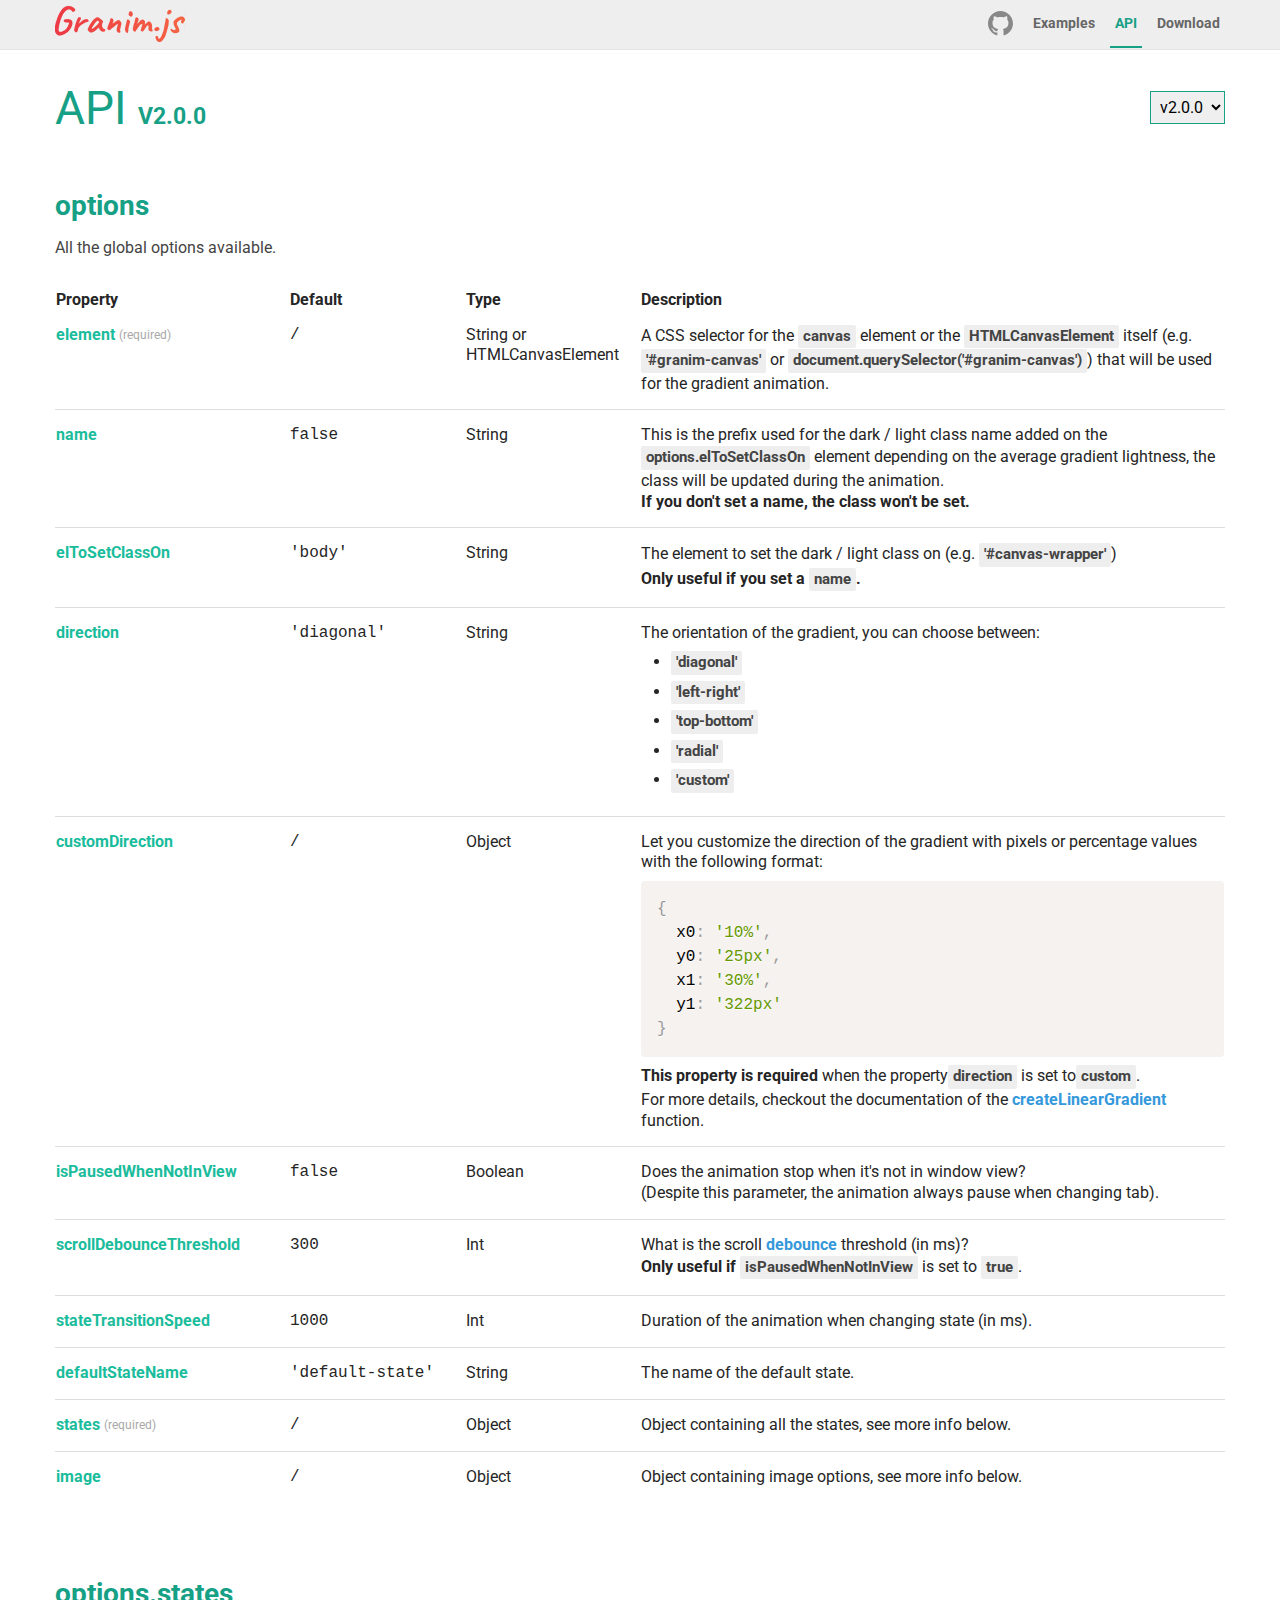
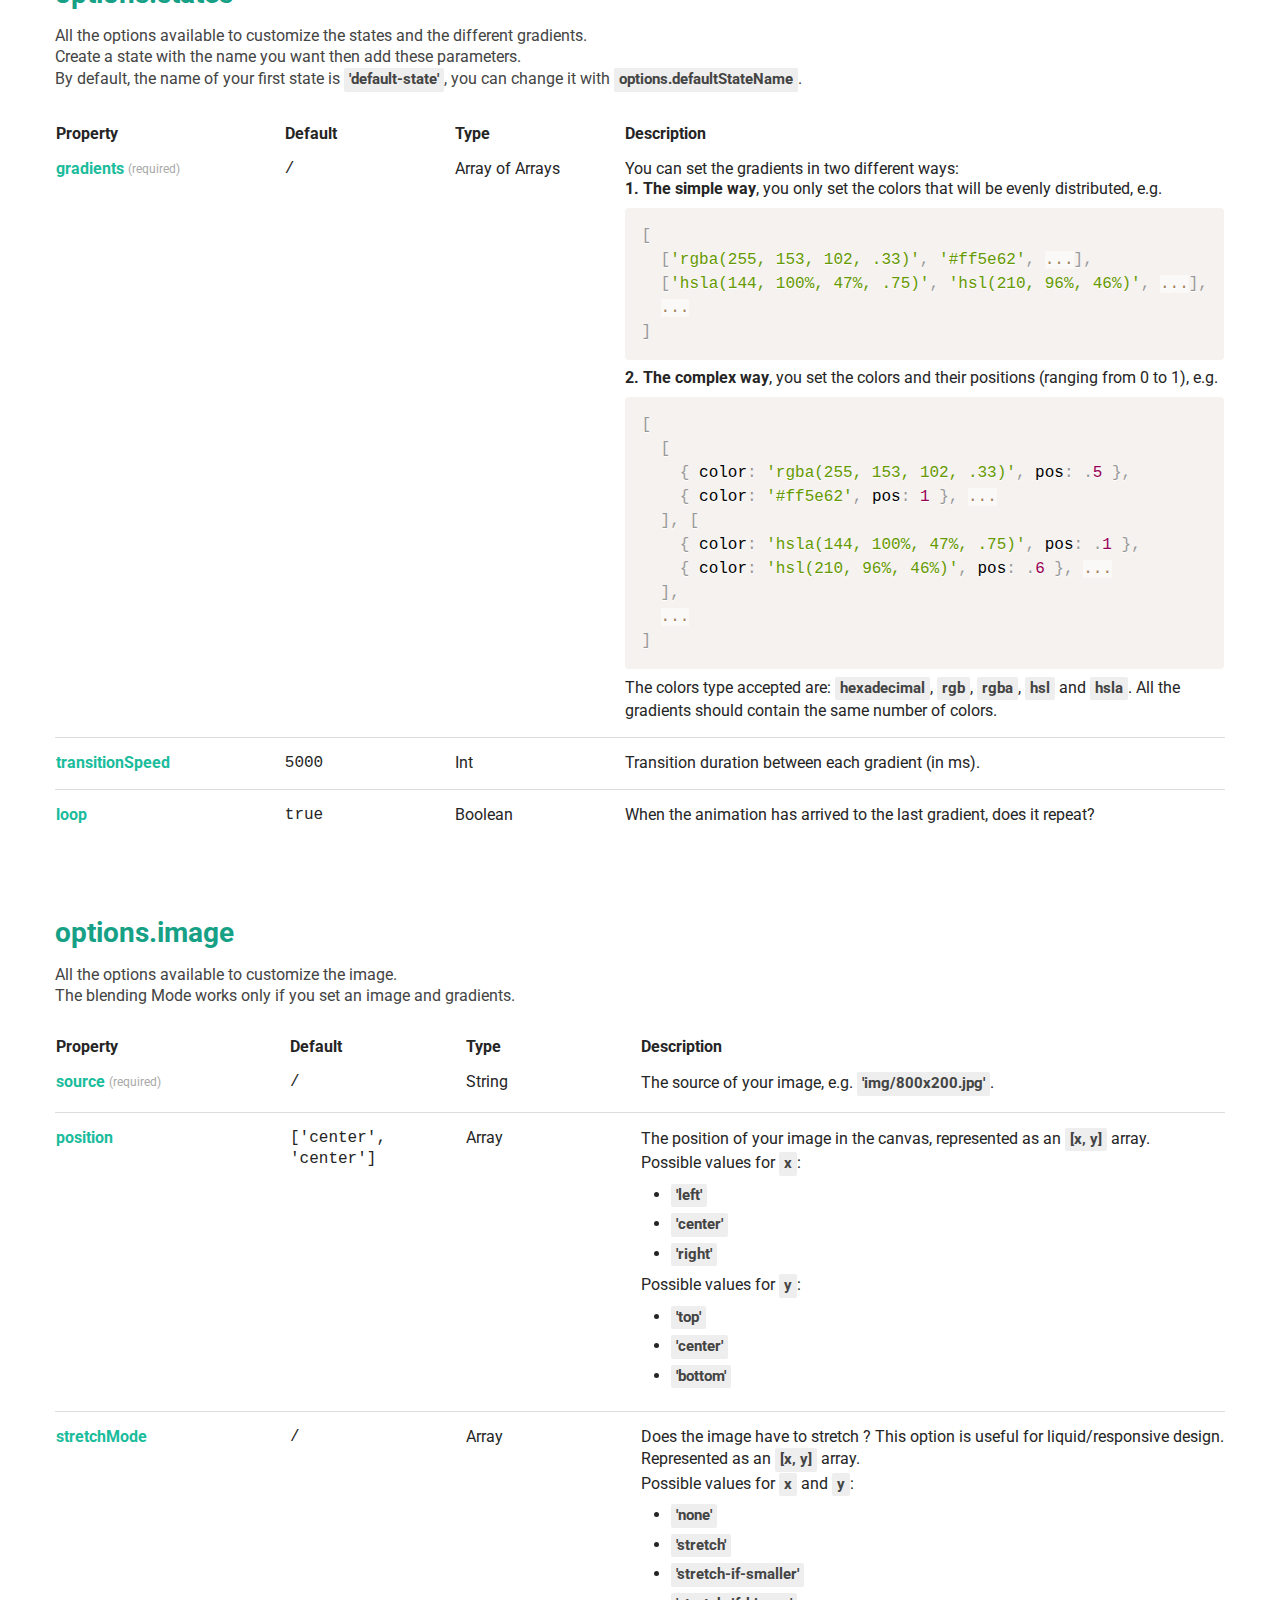
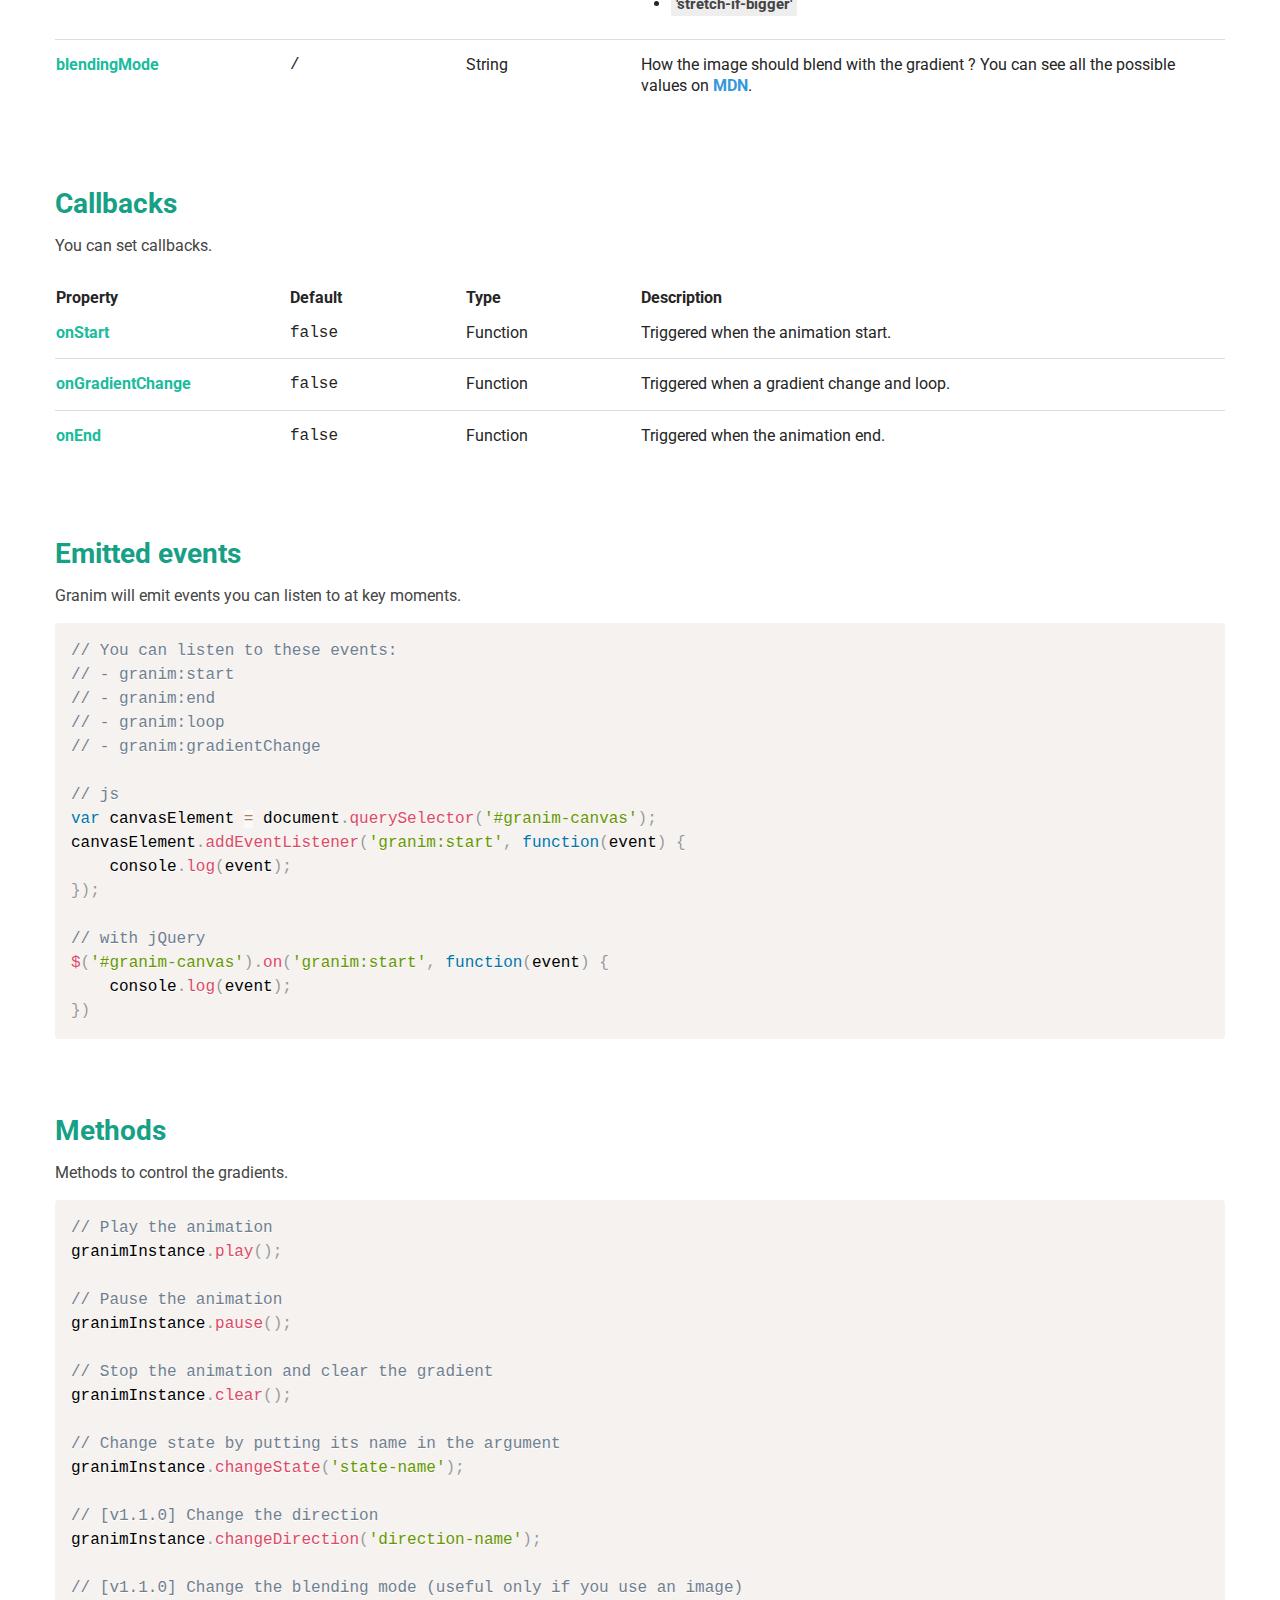
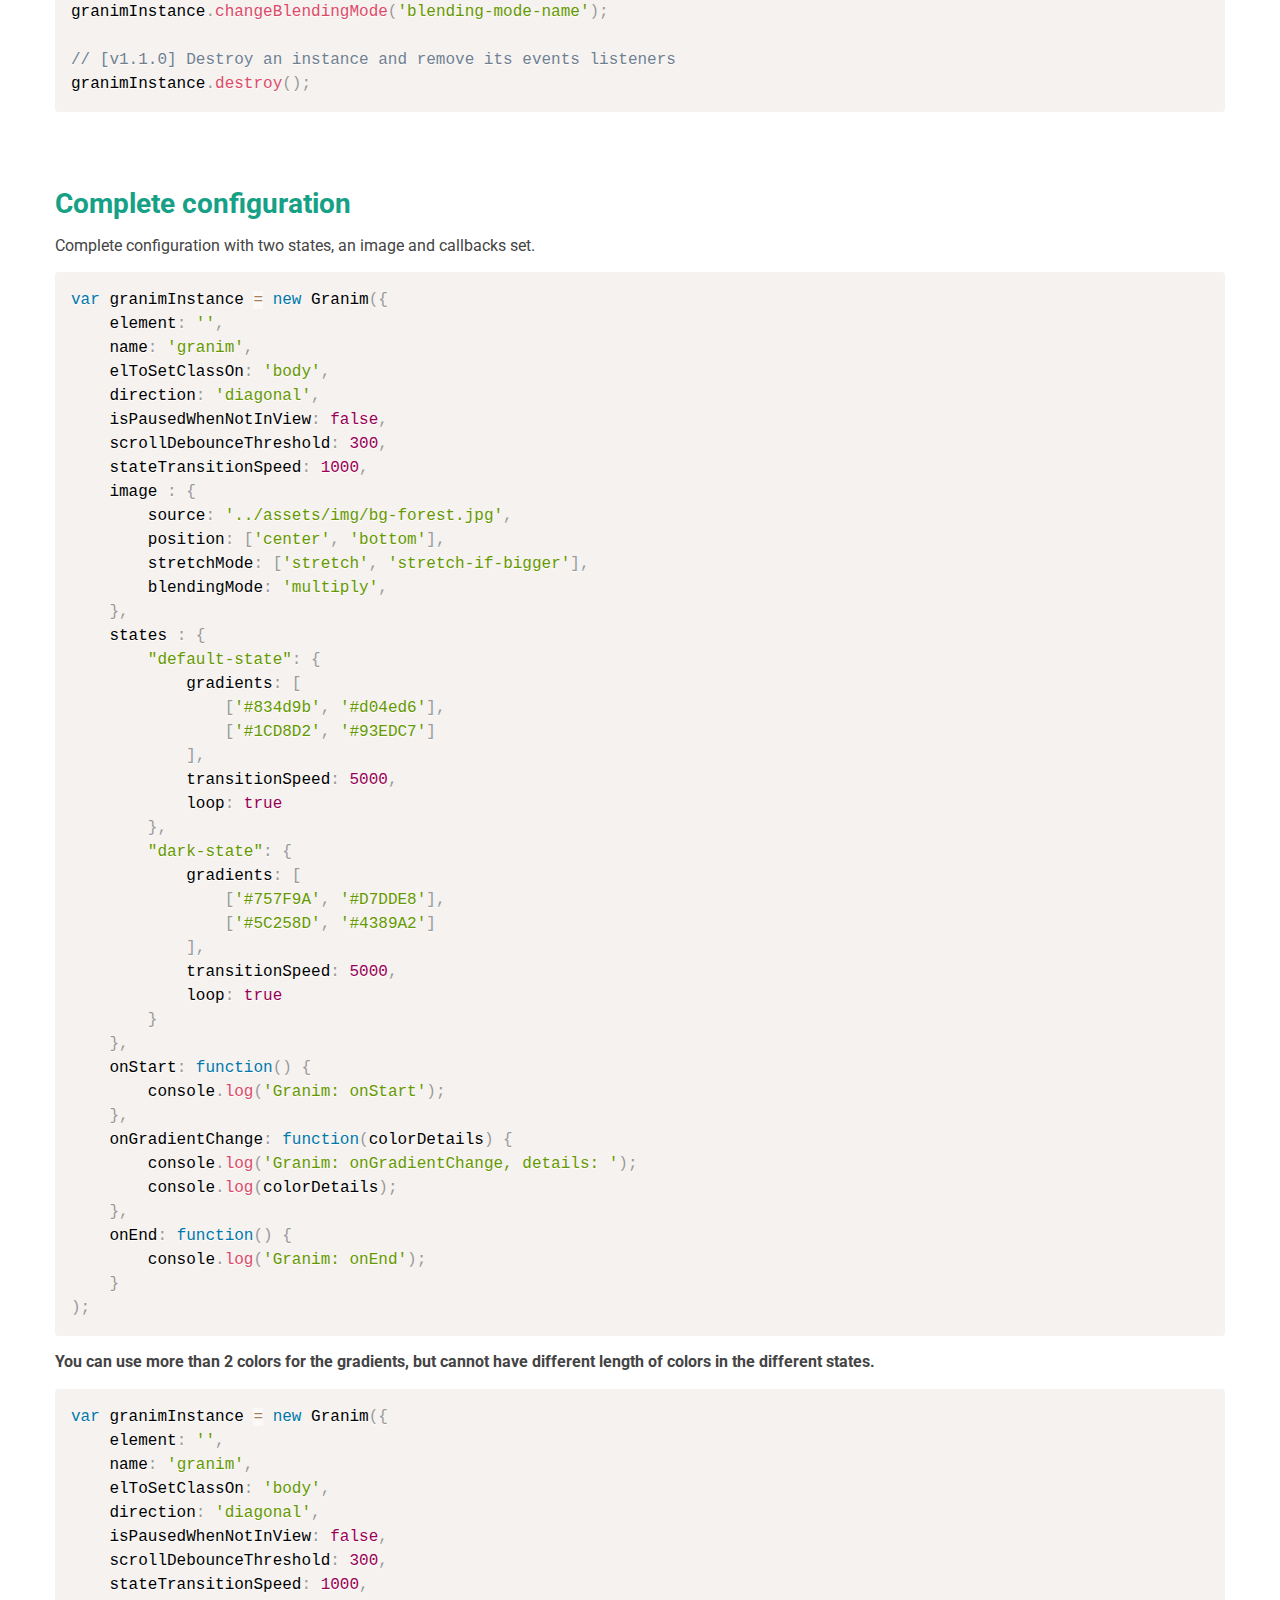
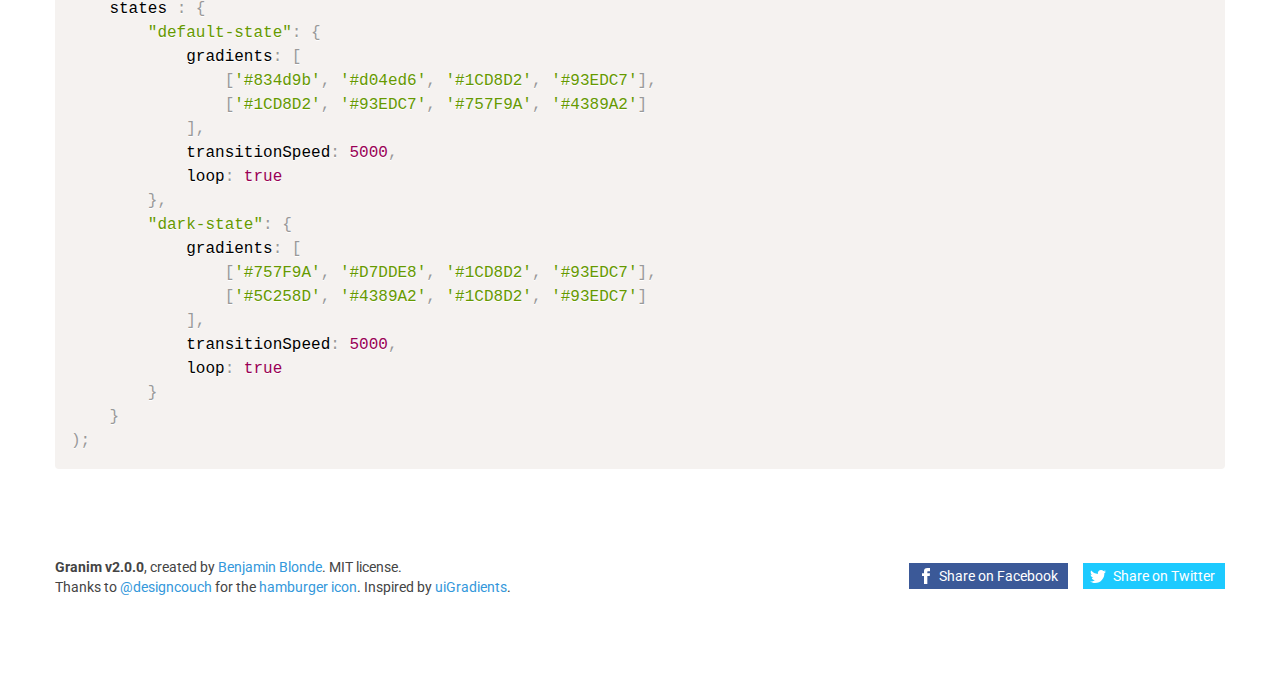
<file: static/js/granim.js-2.0.0/docs/api-v2.0.0.html>
<!DOCTYPE html><html lang="en"><head><title>API V2.0.0 | Granim.js</title><meta name="description" content="API for granim.js. Gradients animations in javascript."><meta charset="UTF-8"><meta name="viewport" content="user-scalable=no, width=device-width, initial-scale=1, maximum-scale=1"><link type="text/css" rel="stylesheet" href="assets/css/style.css"><link type="text/css" rel="stylesheet" href="https://fonts.googleapis.com/css?family=Roboto:400,400italic,700"><link rel="icon" href="favicon.ico" type="image/x-icon"><!-- Facebook Metas--><meta property="og:url" content="http://sarcadass.github.io/granim.js"><meta property="og:type" content="website"><meta property="og:title" content="Granim.js"><meta property="og:description" content="Create fluid and interactive gradients animations with this small (&lt; 17kB) .js library"><meta property="og:image" content="http://sarcadass.github.io/granim.js/assets/img/social-image.png"><!-- Twitter Metas--><meta property="twitter:card" content="summary_large_image"><meta property="twitter:creator" content="@Sarcadass"><meta property="twitter:title" content="Granim.js"><meta property="twitter:description" content="Create fluid and interactive gradients animations with this small (&lt; 17kB) .js library"><meta property="twitter:image" content="http://sarcadass.github.io/granim.js/assets/img/social-image.png"><meta property="twitter:image:width" content="1200"><meta property="twitter:image:height" content="630"><link type="text/css" rel="stylesheet" href="assets/css/prism.css"></head><body class="api"><header class="main-header"><div class="container clearfix"><div class="bloc-logo"><canvas id="logo-canvas"></canvas><a class="logo-mask" href="index.html">Granim.js</a></div><div class="main-nav"><div class="hamburger-icon"><span></span><span></span><span></span><span></span><span></span><span></span></div><nav><ul class="clearfix"><li><a class="text-link" href="https://github.com/sarcadass/granim.js/releases" target="_blank" rel="external">Download</a></li><li><a class="text-link" id="nav-api" href="api-v2.0.0.html">API</a></li><li><a class="text-link" id="nav-examples" href="examples.html">Examples</a></li><li><a class="github" href="https://github.com/sarcadass/granim.js" target="_blank" title="Github" rel="external"><svg xmlns="http://www.w3.org/2000/svg" viewBox="0 0 25 25">
    <g>
        <path fill-rule="evenodd" clip-rule="evenodd" fill="#221E1B" d="M12.476,0C5.587,0,0,5.586,0,12.476
		c0,5.512,3.575,10.189,8.533,11.842c0.623,0.113,0.853-0.271,0.853-0.604c0-0.296-0.011-1.279-0.017-2.32
		c-3.471,0.754-4.203-1.473-4.203-1.473c-0.568-1.444-1.386-1.827-1.386-1.827c-1.132-0.772,0.085-0.758,0.085-0.758
		c1.253,0.088,1.913,1.286,1.913,1.286c1.113,1.908,2.919,1.356,3.631,1.039c0.112-0.81,0.435-1.358,0.791-1.67
		c-2.771-0.315-5.684-1.385-5.684-6.167c0-1.362,0.487-2.475,1.286-3.349c-0.13-0.314-0.558-1.582,0.121-3.301
		c0,0,1.047-0.336,3.432,1.278c0.995-0.276,2.062-0.415,3.122-0.419c1.061,0.004,2.129,0.143,3.125,0.419
		c2.384-1.614,3.43-1.278,3.43-1.278c0.68,1.719,0.25,2.987,0.122,3.301c0.801,0.874,1.283,1.986,1.283,3.349
		c0,4.792-2.918,5.847-5.696,6.157c0.447,0.385,0.847,1.146,0.847,2.309c0,1.671-0.015,3.015-0.015,3.424
		c0,0.333,0.224,0.723,0.855,0.602c4.957-1.652,8.526-6.329,8.526-11.84C24.953,5.586,19.365,0,12.476,0z"/>
        <path fill="#221E1B" d="M4.726,17.914c-0.028,0.062-0.124,0.081-0.213,0.037c-0.091-0.04-0.142-0.124-0.113-0.188
		c0.028-0.063,0.125-0.082,0.214-0.038C4.705,17.766,4.757,17.852,4.726,17.914L4.726,17.914z M4.572,17.8"/>
        <path fill="#221E1B" d="M5.231,18.477c-0.059,0.057-0.176,0.031-0.255-0.058c-0.081-0.086-0.096-0.202-0.036-0.256
		c0.061-0.058,0.173-0.033,0.256,0.055C5.277,18.306,5.293,18.421,5.231,18.477L5.231,18.477z M5.112,18.351"/>
        <path fill="#221E1B" d="M5.723,19.195c-0.076,0.055-0.201,0.003-0.278-0.105c-0.077-0.112-0.077-0.245,0.001-0.298
		c0.078-0.055,0.201-0.006,0.279,0.103C5.801,19.009,5.801,19.142,5.723,19.195L5.723,19.195z M5.723,19.195"/>
        <path fill="#221E1B" d="M6.397,19.892c-0.069,0.074-0.214,0.055-0.321-0.049c-0.108-0.102-0.14-0.245-0.072-0.319
		c0.07-0.076,0.216-0.054,0.324,0.048C6.437,19.673,6.469,19.815,6.397,19.892L6.397,19.892z M6.397,19.892"/>
        <path fill="#221E1B" d="M7.328,20.294c-0.031,0.097-0.171,0.141-0.313,0.101c-0.141-0.043-0.233-0.158-0.205-0.256
		c0.029-0.099,0.171-0.146,0.313-0.101C7.263,20.08,7.355,20.194,7.328,20.294L7.328,20.294z M7.328,20.294"/>
        <path fill="#221E1B" d="M8.347,20.368c0.004,0.102-0.116,0.188-0.264,0.189c-0.149,0.005-0.271-0.079-0.272-0.181
		c0-0.104,0.117-0.188,0.267-0.19C8.226,20.185,8.347,20.266,8.347,20.368L8.347,20.368z M8.347,20.368"/>
        <path fill="#221E1B" d="M9.297,20.206c0.018,0.1-0.084,0.203-0.232,0.231c-0.145,0.025-0.279-0.036-0.297-0.135
		C8.749,20.2,8.856,20.097,8.999,20.07C9.147,20.044,9.279,20.104,9.297,20.206L9.297,20.206z M9.297,20.206"/>
    </g>
</svg>
</a></li></ul></nav></div></div></header><div class="main-content"><div class="container bloc"><div class="title-bloc"><h1>API <span class="api-version">V2.0.0</span></h1><select id="version-select"><option value="/api-v2.0.0.html">v2.0.0</option><option value="/api-v1.1.1.html">v1.1.1</option></select></div><h2>options</h2><p>All the global options available.</p><table class="api-list"><thead><tr><th>Property</th><th>Default</th><th>Type</th><th>Description</th></tr></thead><tbody><tr><td>element <span class="required">(required)</span></td><td>/</td><td>String or HTMLCanvasElement</td><td>A CSS selector for the <span class="snippet">canvas</span> element or the <span class="snippet">HTMLCanvasElement</span> itself (e.g. <span class="snippet">'#granim-canvas'</span> or <span class="snippet">document.querySelector('#granim-canvas')</span>) that will be used for the gradient animation.</td></tr><tr><td>name</td><td>false</td><td>String</td><td>This is the prefix used for the dark / light class name added
on the <span class="snippet">options.elToSetClassOn</span> element depending on the average gradient lightness,
the class will be updated during the animation.<br><strong>If you don't set a name, the class won't be set.</strong></td></tr><tr><td>elToSetClassOn</td><td>'body'</td><td>String</td><td>The element to set the dark / light class on (e.g. <span class="snippet">'#canvas-wrapper'</span>)<br><strong>Only useful if you set a <span class="snippet">name</span>.</strong></td></tr><tr><td>direction</td><td>'diagonal'</td><td>String</td><td>The orientation of the gradient, you can choose between:<ul><li><span class="snippet">'diagonal'</span></li><li><span class="snippet">'left-right'</span></li><li><span class="snippet">'top-bottom'</span></li><li><span class="snippet">'radial'</span></li><li><span class="snippet">'custom'</span></li></ul></td></tr><tr><td>customDirection</td><td>/</td><td>Object</td><td>Let you customize the direction of the gradient with pixels or percentage values with the following format:<pre><code class="language-js">{
  x0: '10%',
  y0: '25px',
  x1: '30%',
  y1: '322px'
}</code></pre><strong>This property is required</strong> when the property<span class="snippet">direction</span> is set to<span class="snippet">custom</span>.<br>For more details, checkout the documentation of the <a class="link" href="https://developer.mozilla.org/en-US/docs/Web/API/CanvasRenderingContext2D/createLinearGradient" target="_blank">createLinearGradient </a>function.</td></tr><tr><td>isPausedWhenNotInView</td><td>false</td><td>Boolean</td><td>Does the animation stop when it's not in window view?<br>
(Despite this parameter, the animation always pause
when changing tab).</td></tr><tr><td>scrollDebounceThreshold</td><td>300</td><td>Int</td><td>What is the scroll <a class="link" href="https://css-tricks.com/debouncing-throttling-explained-examples/" target="_blank">debounce</a> threshold (in ms)?<br><strong>Only useful if </strong><span class="snippet">isPausedWhenNotInView</span> is set to <span class="snippet">true</span>.</td></tr><tr><td>stateTransitionSpeed</td><td>1000</td><td>Int</td><td>Duration of the animation when changing state (in ms).</td></tr><tr><td>defaultStateName</td><td>'default-state'</td><td>String</td><td>The name of the default state.</td></tr><tr><td>states <span class="required">(required)</span></td><td>/</td><td>Object</td><td>Object containing all the states, see more info below.</td></tr><tr><td>image</td><td>/</td><td>Object</td><td>Object containing image options, see more info below.</td></tr></tbody></table></div><div class="container bloc"><h2>options.states</h2><p>All the options available to customize the states and the different gradients.<br>
Create a state with the name you want then add these parameters.<br>
By default, the name of your first state is <span class="snippet">'default-state'</span>, you can change it with <span class="snippet">options.defaultStateName</span>.</p><table class="api-list"><thead><tr><th>Property</th><th>Default</th><th>Type</th><th>Description</th></tr></thead><tbody><tr><td>gradients <span class="required">(required)</span></td><td>/</td><td>Array of Arrays</td><td>You can set the gradients in two different ways: <br><strong>1. The simple way</strong>, you only set the colors that will be evenly distributed, e.g.<pre><code class="language-js">[
  ['rgba(255, 153, 102, .33)', '#ff5e62', ...],
  ['hsla(144, 100%, 47%, .75)', 'hsl(210, 96%, 46%)', ...],
  ...
]</code></pre><strong>2. The complex way</strong>, you set the colors and their positions (ranging from 0 to 1), e.g.<pre><code class="language-js">[
  [
    { color: 'rgba(255, 153, 102, .33)', pos: .5 },
    { color: '#ff5e62', pos: 1 }, ...
  ], [
    { color: 'hsla(144, 100%, 47%, .75)', pos: .1 },
    { color: 'hsl(210, 96%, 46%)', pos: .6 }, ...
  ],
  ...
]</code></pre>The colors type accepted are: <span class="snippet">hexadecimal</span>,
<span class="snippet">rgb</span>, <span class="snippet">rgba</span>,
<span class="snippet">hsl</span> and <span class="snippet">hsla</span>. <strong></strong>All the gradients should contain the same number of colors.</td></tr><tr><td>transitionSpeed</td><td>5000</td><td>Int</td><td>Transition duration between each gradient (in ms).</td></tr><tr><td>loop</td><td>true</td><td>Boolean</td><td>When the animation has arrived to the last gradient, does it repeat?</td></tr></tbody></table></div><div class="container bloc" id="options-image"><h2>options.image</h2><p>All the options available to customize the image.<br>
The blending Mode works only if you set an image and gradients.</p><table class="api-list"><thead><tr><th>Property</th><th>Default</th><th>Type</th><th>Description</th></tr></thead><tbody><tr><td>source <span class="required">(required)</span></td><td>/</td><td>String</td><td>The source of your image,
e.g. <span class="snippet">'img/800x200.jpg'</span>.</td></tr><tr><td>position</td><td>['center', 'center']</td><td>Array</td><td>The position of your image in the canvas, represented as an <span class="snippet">[x, y]</span> array.<br>
Possible values for <span class="snippet">x</span>:<ul><li><span class="snippet">'left'</span></li><li><span class="snippet">'center'</span></li><li><span class="snippet">'right'</span></li></ul>Possible values for <span class="snippet">y</span>:<ul><li><span class="snippet">'top'</span></li><li><span class="snippet">'center'</span></li><li><span class="snippet">'bottom'</span></li></ul></td></tr><tr><td>stretchMode</td><td>/</td><td>Array</td><td>Does the image have to stretch ? This option is useful for liquid/responsive design.
Represented as an <span class="snippet">[x, y]</span> array.<br>
Possible values for <span class="snippet">x</span> and <span class="snippet">y</span>:<ul><li><span class="snippet">'none'</span></li><li><span class="snippet">'stretch'</span></li><li><span class="snippet">'stretch-if-smaller'</span></li><li><span class="snippet">'stretch-if-bigger'</span></li></ul></td></tr><tr><td>blendingMode</td><td>/</td><td>String</td><td>How the image should blend with the gradient ?
You can see all the possible values on&nbsp;<a class="link" href="https://developer.mozilla.org/fr/docs/Web/API/CanvasRenderingContext2D/globalCompositeOperation" target="_blank">MDN</a>.</td></tr></tbody></table></div><div class="container bloc"><h2>Callbacks</h2><p>You can set callbacks.</p><table class="api-list"><thead><tr><th>Property</th><th>Default</th><th>Type</th><th>Description</th></tr></thead><tbody><tr><td>onStart</td><td>false</td><td>Function</td><td>Triggered when the animation start.</td></tr><tr><td>onGradientChange</td><td>false</td><td>Function</td><td>Triggered when a gradient change and loop.</td></tr><tr><td>onEnd</td><td>false</td><td>Function</td><td>Triggered when the animation end.</td></tr></tbody></table></div><div class="container bloc"><h2>Emitted events</h2><p>Granim will emit events you can listen to at key moments.</p><pre><code class="language-js">// You can listen to these events:
// - granim:start
// - granim:end
// - granim:loop
// - granim:gradientChange
<br>
// js
var canvasElement = document.querySelector('#granim-canvas');
canvasElement.addEventListener('granim:start', function(event) {
    console.log(event);
});
<br>
// with jQuery
$('#granim-canvas').on('granim:start', function(event) {
    console.log(event);
})</code></pre></div><div class="container bloc"><h2>Methods</h2><p>Methods to control the gradients.</p><pre><code class="language-js">// Play the animation
granimInstance.play();
<br>
// Pause the animation
granimInstance.pause();
<br>
// Stop the animation and clear the gradient
granimInstance.clear();
<br>
// Change state by putting its name in the argument
granimInstance.changeState('state-name');
<br>
// [v1.1.0] Change the direction
granimInstance.changeDirection('direction-name');
<br>
// [v1.1.0] Change the blending mode (useful only if you use an image)
granimInstance.changeBlendingMode('blending-mode-name');
<br>
// [v1.1.0] Destroy an instance and remove its events listeners
granimInstance.destroy();</code></pre></div><div class="container bloc"><h2>Complete configuration</h2><p>Complete configuration with two states, an image and callbacks set.</p><pre><code class="language-js">var granimInstance = new Granim({
    element: '',
    name: 'granim',
    elToSetClassOn: 'body',
    direction: 'diagonal',
    isPausedWhenNotInView: false,
    scrollDebounceThreshold: 300,
    stateTransitionSpeed: 1000,
    image : {
        source: '../assets/img/bg-forest.jpg',
        position: ['center', 'bottom'],
        stretchMode: ['stretch', 'stretch-if-bigger'],
        blendingMode: 'multiply',
    },
    states : {
        "default-state": {
            gradients: [
                ['#834d9b', '#d04ed6'],
                ['#1CD8D2', '#93EDC7']
            ],
            transitionSpeed: 5000,
            loop: true
        },
        "dark-state": {
            gradients: [
                ['#757F9A', '#D7DDE8'],
                ['#5C258D', '#4389A2']
            ],
            transitionSpeed: 5000,
            loop: true
        }
    },
    onStart: function() {
        console.log('Granim: onStart');
    },
    onGradientChange: function(colorDetails) {
        console.log('Granim: onGradientChange, details: ');
        console.log(colorDetails);
    },
    onEnd: function() {
        console.log('Granim: onEnd');
    }
);</code></pre><p> <strong>You can use more than 2 colors for the gradients,
but cannot have different length of colors in the
different states.</strong></p><pre><code class="language-js">var granimInstance = new Granim({
    element: '',
    name: 'granim',
    elToSetClassOn: 'body',
    direction: 'diagonal',
    isPausedWhenNotInView: false,
    scrollDebounceThreshold: 300,
    stateTransitionSpeed: 1000,
    states : {
        "default-state": {
            gradients: [
                ['#834d9b', '#d04ed6', '#1CD8D2', '#93EDC7'],
                ['#1CD8D2', '#93EDC7', '#757F9A', '#4389A2']
            ],
            transitionSpeed: 5000,
            loop: true
        },
        "dark-state": {
            gradients: [
                ['#757F9A', '#D7DDE8', '#1CD8D2', '#93EDC7'],
                ['#5C258D', '#4389A2', '#1CD8D2', '#93EDC7']
            ],
            transitionSpeed: 5000,
            loop: true
        }
    }
);</code></pre></div><div class="footer container bloc clearfix"><p><strong>Granim v<span>2.0.0</span></strong>, created by <a href="https://twitter.com/Sarcadass" target="_blank">Benjamin Blonde</a>.
MIT license.<br>
Thanks to <a href="https://twitter.com/designcouch" target="_blank">@designcouch</a>
for the <a href="https://codepen.io/designcouch/pen/Atyop" target="_blank">hamburger icon</a>.
Inspired by <a href="http://uigradients.com/" target="_blank">uiGradients</a>.</p><div class="bloc-social"><a class="cta-social cta-facebook" href="http://www.facebook.com/sharer.php?u=http://sarcadass.github.io/granim.js" target="_blank"><svg version="1.1" xmlns="http://www.w3.org/2000/svg" x="0px" y="0px" width="16px" height="16px" viewBox="0 0 16 16" enable-background="new 0 0 16 16" xml:space="preserve">
<path d="M8,5.333H6V8h2v8h3.334V8h2.428L14,5.333h-2.666V4.222c0-0.637,0.127-0.889,0.742-0.889H14V0h-2.539
	C9.064,0,8,1.055,8,3.077V5.333z"/>
</svg>
Share on Facebook</a><a class="cta-social cta-twitter" href="https://twitter.com/share?text=Create%20fluid%20and%20interactive%20gradients%20animations%20with%20this%20small%20%28&lt;%2010kB%29%20.js%20library&amp;via=Sarcadass&amp;url=http%3A%2F%2Fsarcadass.github.io%2Fgranim.js" target="_blank"><svg version="1.1" xmlns="http://www.w3.org/2000/svg"x="0px" y="0px" width="16px" height="16px" viewBox="0 0 16 16" enable-background="new 0 0 16 16" xml:space="preserve">
<path d="M16,3.538c-0.588,0.261-1.221,0.437-1.885,0.516c0.677-0.406,1.198-1.049,1.442-1.816c-0.634,0.376-1.337,0.65-2.084,0.797
	c-0.599-0.638-1.452-1.037-2.396-1.037c-2.119,0-3.676,1.977-3.198,4.03c-2.727-0.137-5.146-1.444-6.765-3.43
	c-0.86,1.475-0.446,3.405,1.016,4.383C1.592,6.964,1.085,6.817,0.644,6.571C0.607,8.092,1.698,9.514,3.276,9.83
	C2.814,9.956,2.308,9.985,1.793,9.887C2.21,11.19,3.422,12.14,4.86,12.166c-1.38,1.082-3.119,1.565-4.86,1.36
	C1.453,14.458,3.179,15,5.032,15c6.094,0,9.539-5.146,9.33-9.763C15.003,4.774,15.561,4.195,16,3.538z"/>
</svg>
Share on Twitter</a></div></div></div><script src="assets/js/vendor/jquery-3.1.0.min.js"></script><script src="assets/js/vendor/granim.min.js"></script><script src="assets/js/vendor/prism.js"></script><script type="text/javascript">var pageId = 'api';</script><script src="assets/js/script.js"></script><script type="text/javascript">(function(i, s, o, g, r, a, m) {
  i['GoogleAnalyticsObject'] = r;
  i[r] = i[r] || function() {
    (i[r].q = i[r].q || []).push(arguments)
  }, i[r].l = 1 * new Date();
  a = s.createElement(o),
  m = s.getElementsByTagName(o)[0];
  a.async = 1;
  a.src = g;
  m.parentNode.insertBefore(a, m)
})(window, document, 'script', 'https://www.google-analytics.com/analytics.js', 'ga');
ga('create', 'UA-83387901-1', 'auto');
ga('send', 'pageview');</script></body></html>
</file>
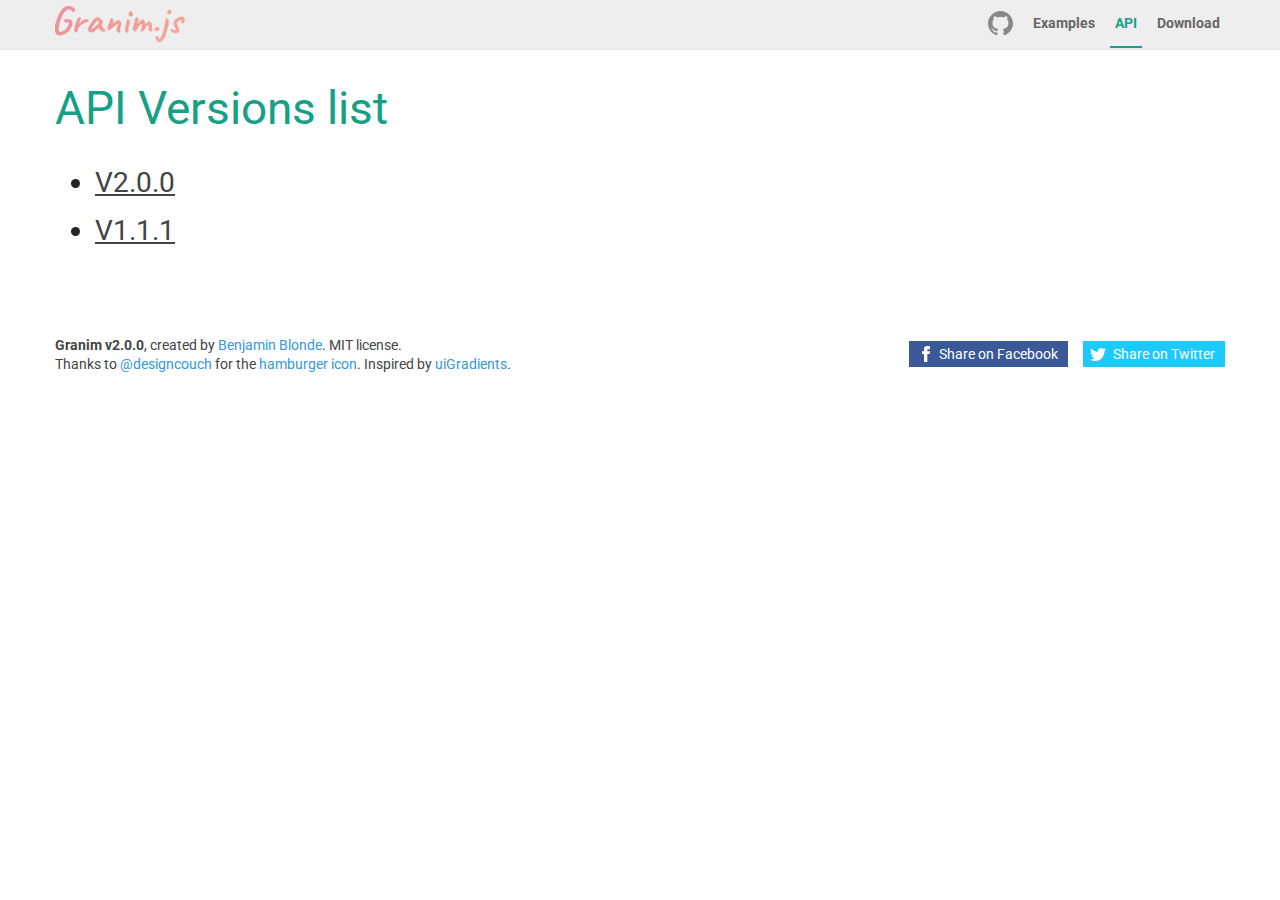
<file: static/js/granim.js-2.0.0/docs/api.html>
<!DOCTYPE html><html lang="en"><head><title>API | Granim.js</title><meta name="description" content="API for granim.js. Gradients animations in javascript."><meta charset="UTF-8"><meta name="viewport" content="user-scalable=no, width=device-width, initial-scale=1, maximum-scale=1"><link type="text/css" rel="stylesheet" href="assets/css/style.css"><link type="text/css" rel="stylesheet" href="https://fonts.googleapis.com/css?family=Roboto:400,400italic,700"><link rel="icon" href="favicon.ico" type="image/x-icon"><!-- Facebook Metas--><meta property="og:url" content="http://sarcadass.github.io/granim.js"><meta property="og:type" content="website"><meta property="og:title" content="Granim.js"><meta property="og:description" content="Create fluid and interactive gradients animations with this small (&lt; 17kB) .js library"><meta property="og:image" content="http://sarcadass.github.io/granim.js/assets/img/social-image.png"><!-- Twitter Metas--><meta property="twitter:card" content="summary_large_image"><meta property="twitter:creator" content="@Sarcadass"><meta property="twitter:title" content="Granim.js"><meta property="twitter:description" content="Create fluid and interactive gradients animations with this small (&lt; 17kB) .js library"><meta property="twitter:image" content="http://sarcadass.github.io/granim.js/assets/img/social-image.png"><meta property="twitter:image:width" content="1200"><meta property="twitter:image:height" content="630"><link type="text/css" rel="stylesheet" href="assets/css/prism.css"></head><body class="api"><header class="main-header"><div class="container clearfix"><div class="bloc-logo"><canvas id="logo-canvas"></canvas><a class="logo-mask" href="index.html">Granim.js</a></div><div class="main-nav"><div class="hamburger-icon"><span></span><span></span><span></span><span></span><span></span><span></span></div><nav><ul class="clearfix"><li><a class="text-link" href="https://github.com/sarcadass/granim.js/releases" target="_blank" rel="external">Download</a></li><li><a class="text-link" id="nav-api" href="api-v2.0.0.html">API</a></li><li><a class="text-link" id="nav-examples" href="examples.html">Examples</a></li><li><a class="github" href="https://github.com/sarcadass/granim.js" target="_blank" title="Github" rel="external"><svg xmlns="http://www.w3.org/2000/svg" viewBox="0 0 25 25">
    <g>
        <path fill-rule="evenodd" clip-rule="evenodd" fill="#221E1B" d="M12.476,0C5.587,0,0,5.586,0,12.476
		c0,5.512,3.575,10.189,8.533,11.842c0.623,0.113,0.853-0.271,0.853-0.604c0-0.296-0.011-1.279-0.017-2.32
		c-3.471,0.754-4.203-1.473-4.203-1.473c-0.568-1.444-1.386-1.827-1.386-1.827c-1.132-0.772,0.085-0.758,0.085-0.758
		c1.253,0.088,1.913,1.286,1.913,1.286c1.113,1.908,2.919,1.356,3.631,1.039c0.112-0.81,0.435-1.358,0.791-1.67
		c-2.771-0.315-5.684-1.385-5.684-6.167c0-1.362,0.487-2.475,1.286-3.349c-0.13-0.314-0.558-1.582,0.121-3.301
		c0,0,1.047-0.336,3.432,1.278c0.995-0.276,2.062-0.415,3.122-0.419c1.061,0.004,2.129,0.143,3.125,0.419
		c2.384-1.614,3.43-1.278,3.43-1.278c0.68,1.719,0.25,2.987,0.122,3.301c0.801,0.874,1.283,1.986,1.283,3.349
		c0,4.792-2.918,5.847-5.696,6.157c0.447,0.385,0.847,1.146,0.847,2.309c0,1.671-0.015,3.015-0.015,3.424
		c0,0.333,0.224,0.723,0.855,0.602c4.957-1.652,8.526-6.329,8.526-11.84C24.953,5.586,19.365,0,12.476,0z"/>
        <path fill="#221E1B" d="M4.726,17.914c-0.028,0.062-0.124,0.081-0.213,0.037c-0.091-0.04-0.142-0.124-0.113-0.188
		c0.028-0.063,0.125-0.082,0.214-0.038C4.705,17.766,4.757,17.852,4.726,17.914L4.726,17.914z M4.572,17.8"/>
        <path fill="#221E1B" d="M5.231,18.477c-0.059,0.057-0.176,0.031-0.255-0.058c-0.081-0.086-0.096-0.202-0.036-0.256
		c0.061-0.058,0.173-0.033,0.256,0.055C5.277,18.306,5.293,18.421,5.231,18.477L5.231,18.477z M5.112,18.351"/>
        <path fill="#221E1B" d="M5.723,19.195c-0.076,0.055-0.201,0.003-0.278-0.105c-0.077-0.112-0.077-0.245,0.001-0.298
		c0.078-0.055,0.201-0.006,0.279,0.103C5.801,19.009,5.801,19.142,5.723,19.195L5.723,19.195z M5.723,19.195"/>
        <path fill="#221E1B" d="M6.397,19.892c-0.069,0.074-0.214,0.055-0.321-0.049c-0.108-0.102-0.14-0.245-0.072-0.319
		c0.07-0.076,0.216-0.054,0.324,0.048C6.437,19.673,6.469,19.815,6.397,19.892L6.397,19.892z M6.397,19.892"/>
        <path fill="#221E1B" d="M7.328,20.294c-0.031,0.097-0.171,0.141-0.313,0.101c-0.141-0.043-0.233-0.158-0.205-0.256
		c0.029-0.099,0.171-0.146,0.313-0.101C7.263,20.08,7.355,20.194,7.328,20.294L7.328,20.294z M7.328,20.294"/>
        <path fill="#221E1B" d="M8.347,20.368c0.004,0.102-0.116,0.188-0.264,0.189c-0.149,0.005-0.271-0.079-0.272-0.181
		c0-0.104,0.117-0.188,0.267-0.19C8.226,20.185,8.347,20.266,8.347,20.368L8.347,20.368z M8.347,20.368"/>
        <path fill="#221E1B" d="M9.297,20.206c0.018,0.1-0.084,0.203-0.232,0.231c-0.145,0.025-0.279-0.036-0.297-0.135
		C8.749,20.2,8.856,20.097,8.999,20.07C9.147,20.044,9.279,20.104,9.297,20.206L9.297,20.206z M9.297,20.206"/>
    </g>
</svg>
</a></li></ul></nav></div></div></header><div class="main-content"><div class="container bloc"><h1>API Versions list</h1><ul class="api-versions-list"><li><a href="api-v2.0.0.html">V2.0.0</a></li><li><a href="api-v1.1.1.html">V1.1.1</a></li></ul></div><div class="footer container bloc clearfix"><p><strong>Granim v<span>2.0.0</span></strong>, created by <a href="https://twitter.com/Sarcadass" target="_blank">Benjamin Blonde</a>.
MIT license.<br>
Thanks to <a href="https://twitter.com/designcouch" target="_blank">@designcouch</a>
for the <a href="https://codepen.io/designcouch/pen/Atyop" target="_blank">hamburger icon</a>.
Inspired by <a href="http://uigradients.com/" target="_blank">uiGradients</a>.</p><div class="bloc-social"><a class="cta-social cta-facebook" href="http://www.facebook.com/sharer.php?u=http://sarcadass.github.io/granim.js" target="_blank"><svg version="1.1" xmlns="http://www.w3.org/2000/svg" x="0px" y="0px" width="16px" height="16px" viewBox="0 0 16 16" enable-background="new 0 0 16 16" xml:space="preserve">
<path d="M8,5.333H6V8h2v8h3.334V8h2.428L14,5.333h-2.666V4.222c0-0.637,0.127-0.889,0.742-0.889H14V0h-2.539
	C9.064,0,8,1.055,8,3.077V5.333z"/>
</svg>
Share on Facebook</a><a class="cta-social cta-twitter" href="https://twitter.com/share?text=Create%20fluid%20and%20interactive%20gradients%20animations%20with%20this%20small%20%28&lt;%2010kB%29%20.js%20library&amp;via=Sarcadass&amp;url=http%3A%2F%2Fsarcadass.github.io%2Fgranim.js" target="_blank"><svg version="1.1" xmlns="http://www.w3.org/2000/svg"x="0px" y="0px" width="16px" height="16px" viewBox="0 0 16 16" enable-background="new 0 0 16 16" xml:space="preserve">
<path d="M16,3.538c-0.588,0.261-1.221,0.437-1.885,0.516c0.677-0.406,1.198-1.049,1.442-1.816c-0.634,0.376-1.337,0.65-2.084,0.797
	c-0.599-0.638-1.452-1.037-2.396-1.037c-2.119,0-3.676,1.977-3.198,4.03c-2.727-0.137-5.146-1.444-6.765-3.43
	c-0.86,1.475-0.446,3.405,1.016,4.383C1.592,6.964,1.085,6.817,0.644,6.571C0.607,8.092,1.698,9.514,3.276,9.83
	C2.814,9.956,2.308,9.985,1.793,9.887C2.21,11.19,3.422,12.14,4.86,12.166c-1.38,1.082-3.119,1.565-4.86,1.36
	C1.453,14.458,3.179,15,5.032,15c6.094,0,9.539-5.146,9.33-9.763C15.003,4.774,15.561,4.195,16,3.538z"/>
</svg>
Share on Twitter</a></div></div></div><script src="assets/js/vendor/jquery-3.1.0.min.js"></script><script src="assets/js/vendor/granim.min.js"></script><script src="assets/js/vendor/prism.js"></script><script type="text/javascript">var pageId = 'api';</script><script src="assets/js/script.js"></script><script type="text/javascript">(function(i, s, o, g, r, a, m) {
  i['GoogleAnalyticsObject'] = r;
  i[r] = i[r] || function() {
    (i[r].q = i[r].q || []).push(arguments)
  }, i[r].l = 1 * new Date();
  a = s.createElement(o),
  m = s.getElementsByTagName(o)[0];
  a.async = 1;
  a.src = g;
  m.parentNode.insertBefore(a, m)
})(window, document, 'script', 'https://www.google-analytics.com/analytics.js', 'ga');
ga('create', 'UA-83387901-1', 'auto');
ga('send', 'pageview');</script></body></html>
</file>
<file: static/js/granim.js-2.0.0/docs/assets/css/style.css>
body{margin:0;font-family:Roboto,Helvetica,Arial,sans-serif;color:#252525}h1,h2,h3{color:#16a085}h1{font-size:2.875em;font-weight:400}h2{font-size:1.75em;margin-bottom:10px}h2 .version{font-size:12px}pre{border-radius:4px}.clearfix:after{visibility:hidden;display:block;font-size:0;content:" ";clear:both;height:0}* html .clearfix{zoom:1}*:first-child+html .clearfix{zoom:1}.snippet{display:inline-block;background-color:#eee;padding:2px 5px;margin-bottom:1px;border-radius:2px;color:#444;font-size:15px;font-weight:bold}.version{display:inline-block;padding:2px 5px;border-radius:2px;font-weight:bold;font-size:10px;vertical-align:super;background-color:#eee;color:#444}.link{color:#3498db;font-weight:bold;text-decoration:none}.container{width:1200px;max-width:100%;padding:0 15px;margin:0 auto;box-sizing:border-box}.bloc{margin-bottom:75px}@media screen and (max-width: 767px){.bloc{margin-bottom:50px}}.bloc p{color:#444;line-height:1.3}.tab-titles{list-style:none;padding:0;margin:0 0 -2px}.tab-titles li{display:inline-block}.tab-titles li.active{background-color:#f5f2f0;border-radius:4px 4px 0 0}.tab-titles li.active a{font-weight:bold}.tab-titles li a{display:inline-block;padding:10px 20px 12px;text-decoration:none;color:#333}.tab-content{background-color:#f5f2f0;border-radius:4px}.tab-content .tab{padding:15px;display:none}.tab-content .tab.active{display:block}@media screen and (max-width: 767px){pre{font-size:75%}}.cta-social{position:relative;font-size:14px;display:inline-block;color:#fff;padding:5px 10px 5px 30px;text-decoration:none;margin-right:15px}.cta-social:last-child{margin-right:0}.cta-social.cta-facebook{background-color:#3b5998;transition:background .3s}@media screen and (min-width: 768px){.cta-social.cta-facebook:hover{background-color:#4264aa}}.cta-social.cta-facebook svg{position:absolute;left:7px}.cta-social.cta-facebook svg path{fill:#fff}.cta-social.cta-twitter{background-color:#1dcaff;transition:background .3s}@media screen and (min-width: 768px){.cta-social.cta-twitter:hover{background-color:#37d0ff}}.cta-social.cta-twitter svg{position:absolute;left:7px}.cta-social.cta-twitter svg path{fill:#fff}a.github{display:inline-block;width:25px;height:25px;margin:11px 5px 0 0}@media screen and (max-width: 767px){a.github{margin:0;padding:9px 0;height:inherit}}a.github svg{height:25px}a.github svg:hover path{fill:#1abc9c}a.github svg path{fill:#888;transition:fill .3s}.main-header{position:fixed;width:100%;height:49px;border-bottom:solid 1px #e5e5e5;top:0;background-color:#eee;z-index:10}.main-header .bloc-logo{visibility:hidden}.main-header .main-nav{height:49px;float:right}@media screen and (max-width: 767px){.main-header .main-nav.open nav{display:block;position:absolute;left:0;right:0;background-color:#f5f5f5;top:50px;box-shadow:0 5px 5px rgba(0,0,0,0.15)}}.main-header .main-nav nav{text-align:right}@media screen and (max-width: 767px){.main-header .main-nav nav{display:none}}.main-header .main-nav nav ul{padding:0;margin:0;list-style-type:none}.main-header .main-nav nav ul li{display:block;float:right;margin-right:10px}.main-header .main-nav nav ul li:first-child{margin-right:0}@media screen and (max-width: 767px){.main-header .main-nav nav ul li{float:none;text-align:center}}.main-header .main-nav nav a{display:inline-block;margin-left:10px;font-size:14px;color:#666;font-weight:bold;text-decoration:none;transition-property:color, border;transition-duration:.3s}.main-header .main-nav nav a:first-child{margin-left:0}.main-header .main-nav nav a.text-link:hover{color:#1abc9c}@media screen and (min-width: 768px){.main-header .main-nav nav a.text-link:hover{border-color:#1abc9c}}.main-header .main-nav nav a.text-link{padding:15px 5px}@media screen and (min-width: 768px){.main-header .main-nav nav a.text-link{border-bottom:solid 2px #eee}}.main-header .main-nav nav a.text-link.active,.main-header .main-nav nav a.text-link.active:hover{color:#16a085}@media screen and (min-width: 768px){.main-header .main-nav nav a.text-link.active,.main-header .main-nav nav a.text-link.active:hover{border-color:#16a085}}.main-header .main-nav .hamburger-icon{position:relative;width:35px;height:27px;margin-top:10px;-webkit-transform:rotate(0deg);-moz-transform:rotate(0deg);-o-transform:rotate(0deg);transform:rotate(0deg);-webkit-transition:.5s ease-in-out;-moz-transition:.5s ease-in-out;-o-transition:.5s ease-in-out;transition:.5s ease-in-out;cursor:pointer;opacity:.75}@media screen and (min-width: 768px){.main-header .main-nav .hamburger-icon{display:none}}.main-header .main-nav .hamburger-icon.open span:nth-child(1),.main-header .main-nav .hamburger-icon.open span:nth-child(6){-webkit-transform:rotate(45deg);-moz-transform:rotate(45deg);-o-transform:rotate(45deg);transform:rotate(45deg)}.main-header .main-nav .hamburger-icon.open span:nth-child(2),.main-header .main-nav .hamburger-icon.open span:nth-child(5){-webkit-transform:rotate(-45deg);-moz-transform:rotate(-45deg);-o-transform:rotate(-45deg);transform:rotate(-45deg)}.main-header .main-nav .hamburger-icon.open span:nth-child(1){left:5px;top:7px}.main-header .main-nav .hamburger-icon.open span:nth-child(2){left:calc(50% - 3px);top:7px}.main-header .main-nav .hamburger-icon.open span:nth-child(3){left:-50%;opacity:0}.main-header .main-nav .hamburger-icon.open span:nth-child(4){left:100%;opacity:0}.main-header .main-nav .hamburger-icon.open span:nth-child(5){left:5px;top:17px}.main-header .main-nav .hamburger-icon.open span:nth-child(6){left:calc(50% - 3px);top:17px}.main-header .main-nav .hamburger-icon span{display:block;position:absolute;height:5px;width:50%;background:#16a085;opacity:1;-webkit-transform:rotate(0deg);-moz-transform:rotate(0deg);-o-transform:rotate(0deg);transform:rotate(0deg);-webkit-transition:.25s ease-in-out;-moz-transition:.25s ease-in-out;-o-transition:.25s ease-in-out;transition:.25s ease-in-out}.main-header .main-nav .hamburger-icon span:nth-child(even){left:50%;border-radius:0 9px 9px 0}.main-header .main-nav .hamburger-icon span:nth-child(odd){left:0;border-radius:9px 0 0 9px}.main-header .main-nav .hamburger-icon span:nth-child(1),.main-header .main-nav .hamburger-icon span:nth-child(2){top:0}.main-header .main-nav .hamburger-icon span:nth-child(3),.main-header .main-nav .hamburger-icon span:nth-child(4){top:11px}.main-header .main-nav .hamburger-icon span:nth-child(5),.main-header .main-nav .hamburger-icon span:nth-child(6){top:22px}.bloc-logo{position:relative;width:130px;height:49px;float:left}.bloc-logo canvas,.bloc-logo .logo-mask{display:block;width:130px;height:49px}.bloc-logo .logo-mask{position:absolute;height:50px;margin:-1px 0 0;top:0;left:0;background-size:130px;background-image:url("../img/logo-mask.png");text-indent:-9999px}@media (-webkit-min-device-pixel-ratio: 1.5), (min-resolution: 144dpi){.bloc-logo .logo-mask{background-image:url("../img/logo-mask@2x.png")}}@media screen and (max-width: 767px){.footer{margin-top:-15px}}.footer p{width:50%;float:left;font-size:14px;line-height:1.4}@media screen and (max-width: 767px){.footer p{font-size:12px}}.footer p a{color:#3498db;text-decoration:none}.footer p a:hover{color:#75b9e7}.footer .bloc-social{width:50%;margin-top:19px;float:left;text-align:right}@media screen and (max-width: 767px){.footer p,.footer .bloc-social{float:none;text-align:center}.footer p{width:100%}.footer .bloc-social{width:290px;margin-left:auto;margin-right:auto}.footer .bloc-social .cta-facebook{margin:0 0 15px}}body.home{position:absolute;top:0;right:0;bottom:0;left:0;overflow:hidden}body.home.background-gradient-light .content-wrapper{color:#111;fill:#111}body.home.background-gradient-dark .content-wrapper{color:#eee;fill:#eee}body.home #canvas-wrapper{position:absolute;width:100%;height:100%;top:0;right:0;bottom:0;left:0}body.home #canvas-wrapper #granim-canvas{position:absolute;width:100%;height:100%;z-index:-1;background-size:cover;background-position:0 85%}body.home #canvas-wrapper .content-wrapper{text-align:center;transition-property:color, fill;transition-duration:1.5s;visibility:hidden;font-size:16px}@media screen and (max-width: 767px){body.home #canvas-wrapper .content-wrapper{font-size:13px}}body.home #canvas-wrapper .content-wrapper .title{margin:0;overflow:hidden}body.home #canvas-wrapper .content-wrapper .title svg{display:block;width:768px;max-width:90%;margin:0 auto}@media screen and (max-width: 991px){body.home #canvas-wrapper .content-wrapper .title svg{width:500px}}body.home #canvas-wrapper .content-wrapper .title span.name{text-indent:9999px;display:block;height:0}body.home #canvas-wrapper .content-wrapper .description{margin:20px 0 25px;line-height:1.5}body.home #canvas-wrapper .content-wrapper .description .app-size{font-size:90%}body.home #canvas-wrapper .content-wrapper nav a{display:inline-block;padding:5px 10px;margin-right:15px;border:solid 1px;color:inherit;text-transform:uppercase;text-decoration:none;box-shadow:0 0 0;transition:box-shadow 1s}body.home #canvas-wrapper .content-wrapper nav a:last-child{margin-right:0}body.home #canvas-wrapper .content-wrapper nav a:hover{box-shadow:0 0 5px}body.home.background-gradient-light #social-wrapper .github path{fill:#111}body.home.background-gradient-dark #social-wrapper .github path{fill:#fff}body.home #social-wrapper{position:fixed;text-align:right;top:15px;right:15px}body.home #social-wrapper .github{padding:0;margin:0 15px 0 0;vertical-align:middle}body.home #social-wrapper .github path{fill:#111}@media screen and (max-width: 767px){body.home #social-wrapper .github{width:30px;margin:0}body.home #social-wrapper .cta-social{display:none}}body.home #social-wrapper path{transition:fill 1.5s}body.home.background-gradient-light #home-footer{color:#111}body.home.background-gradient-dark #home-footer{color:#fff}body.home #home-footer{position:absolute;box-sizing:border-box;width:100%;padding:10px;bottom:0;left:0;line-height:18px;font-size:12px;text-align:right;transition:color 1.5s}body.home #home-footer strong{font-size:14px}body.home #home-footer a{display:inline-block;color:inherit}@media screen and (max-width: 767px){body.home #home-footer{font-size:10px;line-height:16px}body.home #home-footer strong{font-size:12px}}body.examples{padding-top:50px}.sandbox{position:relative;height:300px;border:solid 2px #eee;border-radius:4px;background-color:#eee}.sandbox canvas{position:absolute;display:block;width:100%;height:100%;top:0;right:0;bottom:0;left:0;border-radius:4px}.sandbox-footer{position:relative;display:flex;align-items:baseline;padding:10px 20px;background-color:#f5f2f0;margin-top:-4px;border-radius:0 0 4px 4px;z-index:1}.sandbox-footer .option{font-size:14px;font-weight:bold;margin-right:15px}.sandbox-footer .option:last-child{margin-right:0}.sandbox-footer .option input[type=checkbox]{position:relative;top:2px}.sandbox-footer .option select{margin-left:5px}.code-wrapper{margin-top:30px}#canvas-image{background-image:url("../img/bg-forest.jpg");background-position-x:50%}.canvas-image-wrapper{height:100px;background-color:#eee;text-align:center}.canvas-image-wrapper .bloc-logo{display:inline-block;margin-top:25px;float:none}.canvas-interactive-wrapper{text-align:center}.canvas-interactive-wrapper .cta-wrapper{margin-top:136px}.canvas-interactive-wrapper .cta-wrapper span{position:relative;display:inline-block;margin-right:50px;z-index:1}.canvas-interactive-wrapper .cta-wrapper span:last-child{margin-right:0}.canvas-interactive-wrapper .cta-wrapper span a{display:inline-block;padding:3px 7px;border:solid 1px transparent;text-decoration:none;font-size:17px;color:#222;transition:border .3s}.canvas-interactive-wrapper .cta-wrapper span a.active{border-color:#222}@media screen and (min-width: 769px){.canvas-interactive-wrapper .cta-wrapper span a:hover{border-color:rgba(0,0,0,0.25)}.canvas-interactive-wrapper .cta-wrapper span a.active:hover{border-color:#222}}@media screen and (max-width: 767px){.canvas-interactive-wrapper .cta-wrapper{margin-top:91px}.canvas-interactive-wrapper .cta-wrapper span{display:block;margin:0 0 20px}.canvas-interactive-wrapper .cta-wrapper span:last-child{margin-bottom:0}.canvas-interactive-wrapper .cta-wrapper span a{font-size:15px}}body.api{padding-top:50px}.api-versions-list li{font-size:1.75em;margin-bottom:15px}.api-versions-list li a{color:#444}.api-versions-list li a:hover{color:#16a085}.title-bloc{display:flex;justify-content:space-between;align-items:center}.title-bloc .api-version{font-size:.5em;font-weight:bold}.title-bloc #version-select{padding:5px;border-color:#16a085;font-size:1em;font-family:Roboto,Helvetica,Arial,sans-serif}table.api-list{width:100%;text-align:left;border-spacing:0}@media screen and (min-width: 768px){table.api-list{margin-top:30px}}table.api-list tr:last-child td{border-bottom:none}table.api-list th{text-align:left}table.api-list td{padding-top:15px;vertical-align:top;line-height:1.3}table.api-list td:nth-child(2){font-family:Consolas, Monaco, 'Andale Mono', 'Ubuntu Mono', monospace}@media screen and (min-width: 768px){table.api-list td{padding-bottom:15px;border-bottom:solid 1px #ddd}}table.api-list td:nth-child(1){color:#1abc9c;font-weight:bold}@media screen and (min-width: 768px){table.api-list td:nth-child(1){width:20%}table.api-list td:nth-child(2){width:15%}table.api-list td:nth-child(3){width:15%}table.api-list td:nth-child(4){width:50%}}table.api-list td .required{font-size:12px;font-weight:normal;color:#a9a9a9;vertical-align:middle}table.api-list ul{padding-left:30px;margin:7px 0}table.api-list ul li{margin-bottom:5px}table.api-list ul li:last-child{margin-bottom:0}@media screen and (max-width: 767px){table.api-list thead{display:none}table.api-list tr{display:block;padding-bottom:15px;border-bottom:solid 1px #ddd}table.api-list tr:last-child{border-bottom:none}table.api-list td{display:block}table.api-list td:before{font-weight:bold}table.api-list td:nth-child(2):before{content:"Default: "}table.api-list td:nth-child(3):before{content:"Type: "}table.api-list td:nth-child(4):before{content:"Description: "}}
</file>
<file: static/js/granim.js-2.0.0/docs/assets/css/prism.css>
/* http://prismjs.com/download.html?themes=prism&languages=markup+css+clike+javascript */
/**
 * prism.js default theme for JavaScript, CSS and HTML
 * Based on dabblet (http://dabblet.com)
 * @author Lea Verou
 */

code[class*="language-"],
pre[class*="language-"] {
	color: black;
	background: none;
	text-shadow: 0 1px white;
	font-family: Consolas, Monaco, 'Andale Mono', 'Ubuntu Mono', monospace;
	text-align: left;
	white-space: pre;
	word-spacing: normal;
	word-break: normal;
	word-wrap: normal;
	line-height: 1.5;

	-moz-tab-size: 4;
	-o-tab-size: 4;
	tab-size: 4;

	-webkit-hyphens: none;
	-moz-hyphens: none;
	-ms-hyphens: none;
	hyphens: none;
}

pre[class*="language-"]::-moz-selection, pre[class*="language-"] ::-moz-selection,
code[class*="language-"]::-moz-selection, code[class*="language-"] ::-moz-selection {
	text-shadow: none;
	background: #b3d4fc;
}

pre[class*="language-"]::selection, pre[class*="language-"] ::selection,
code[class*="language-"]::selection, code[class*="language-"] ::selection {
	text-shadow: none;
	background: #b3d4fc;
}

@media print {
	code[class*="language-"],
	pre[class*="language-"] {
		text-shadow: none;
	}
}

/* Code blocks */
pre[class*="language-"] {
	padding: 1em;
	margin: .5em 0;
	overflow: auto;
}

:not(pre) > code[class*="language-"],
pre[class*="language-"] {
	background: #f5f2f0;
}

/* Inline code */
:not(pre) > code[class*="language-"] {
	padding: .1em;
	border-radius: .3em;
	white-space: normal;
}

.token.comment,
.token.prolog,
.token.doctype,
.token.cdata {
	color: slategray;
}

.token.punctuation {
	color: #999;
}

.namespace {
	opacity: .7;
}

.token.property,
.token.tag,
.token.boolean,
.token.number,
.token.constant,
.token.symbol,
.token.deleted {
	color: #905;
}

.token.selector,
.token.attr-name,
.token.string,
.token.char,
.token.builtin,
.token.inserted {
	color: #690;
}

.token.operator,
.token.entity,
.token.url,
.language-css .token.string,
.style .token.string {
	color: #a67f59;
	background: hsla(0, 0%, 100%, .5);
}

.token.atrule,
.token.attr-value,
.token.keyword {
	color: #07a;
}

.token.function {
	color: #DD4A68;
}

.token.regex,
.token.important,
.token.variable {
	color: #e90;
}

.token.important,
.token.bold {
	font-weight: bold;
}
.token.italic {
	font-style: italic;
}

.token.entity {
	cursor: help;
}
</file>
